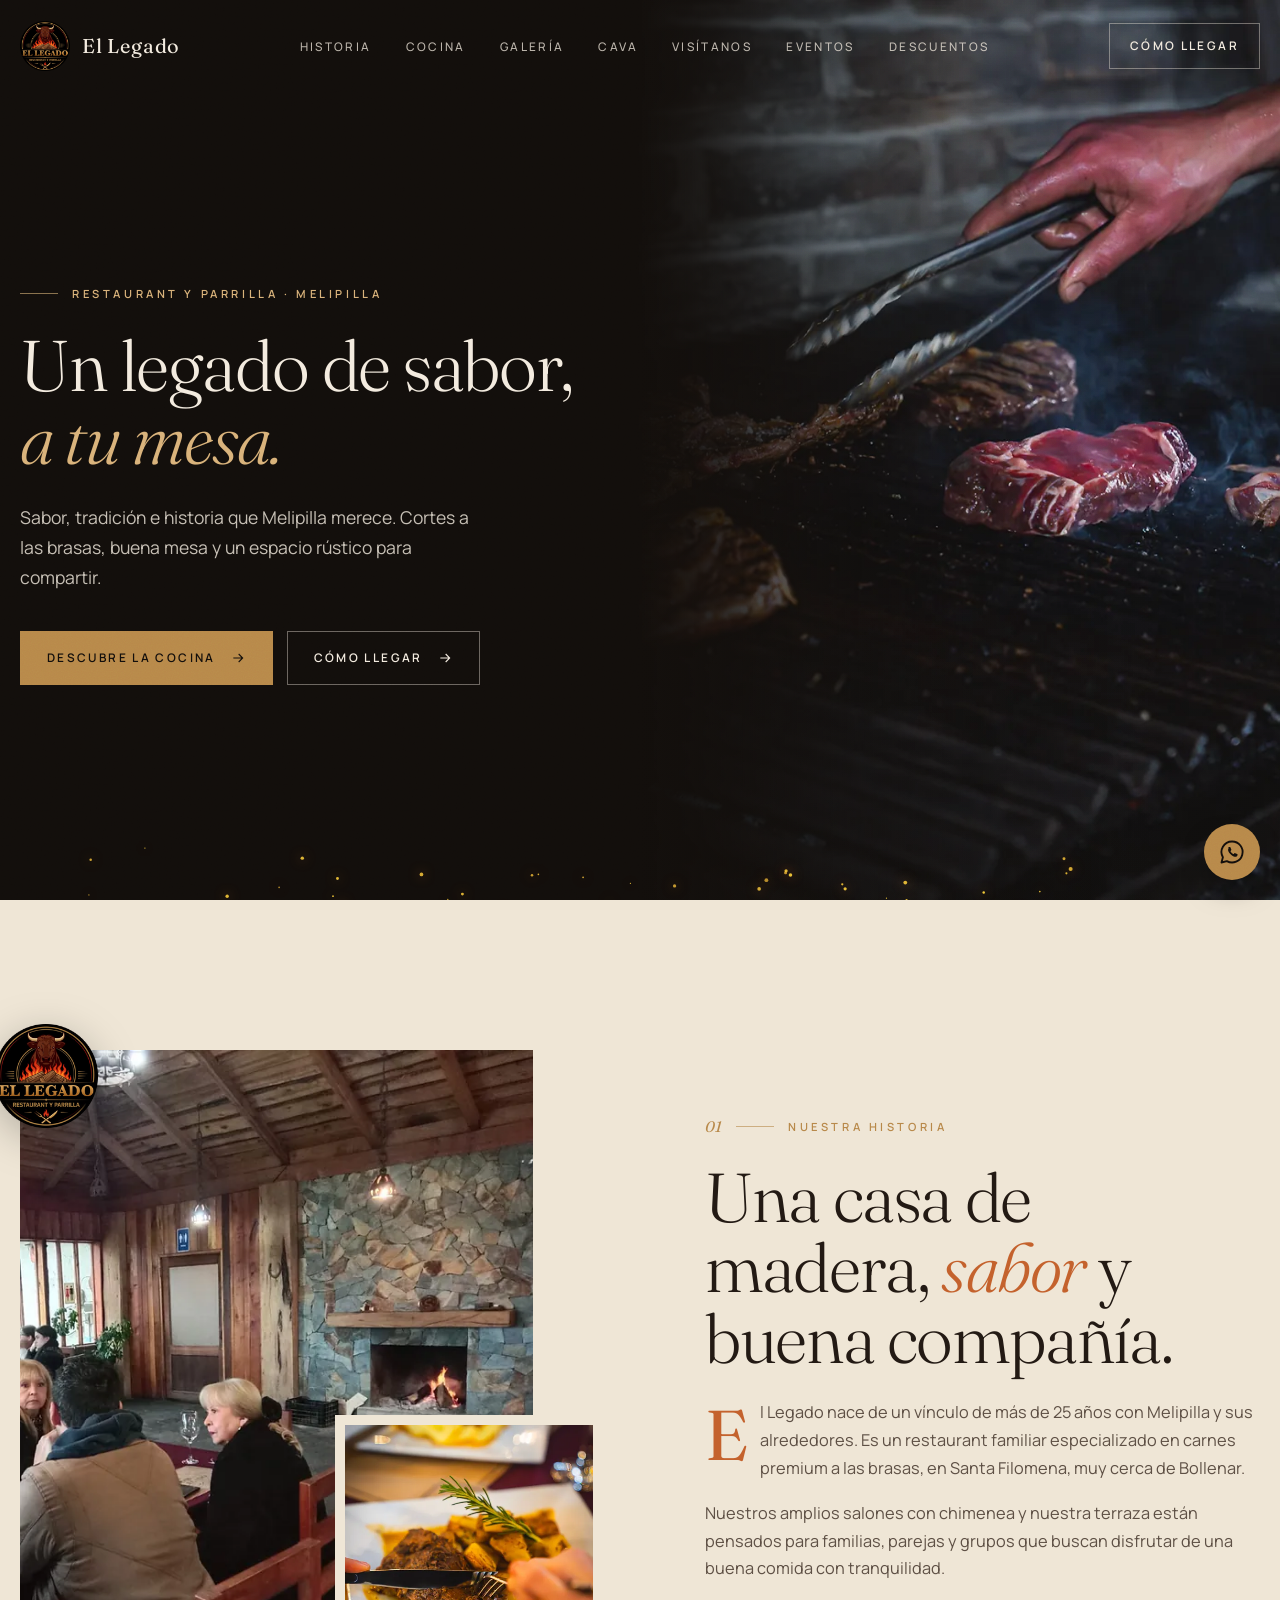
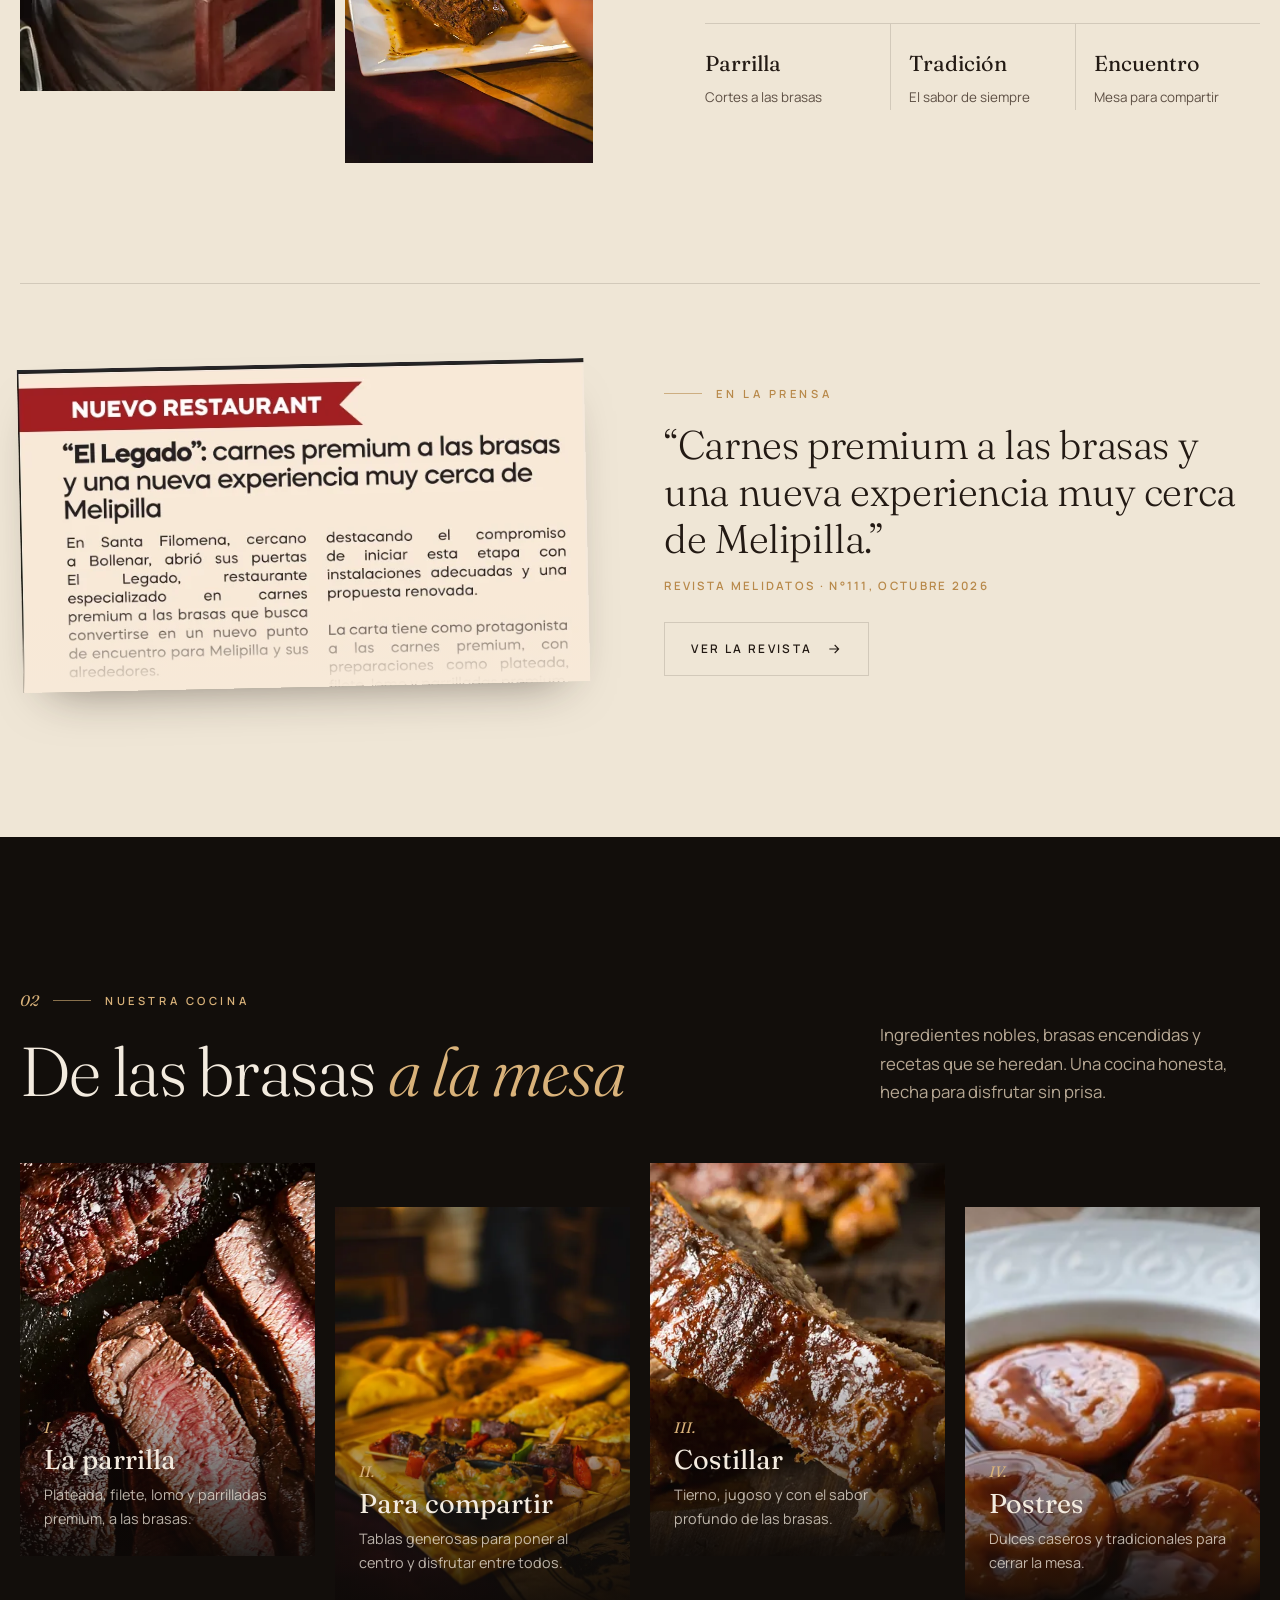
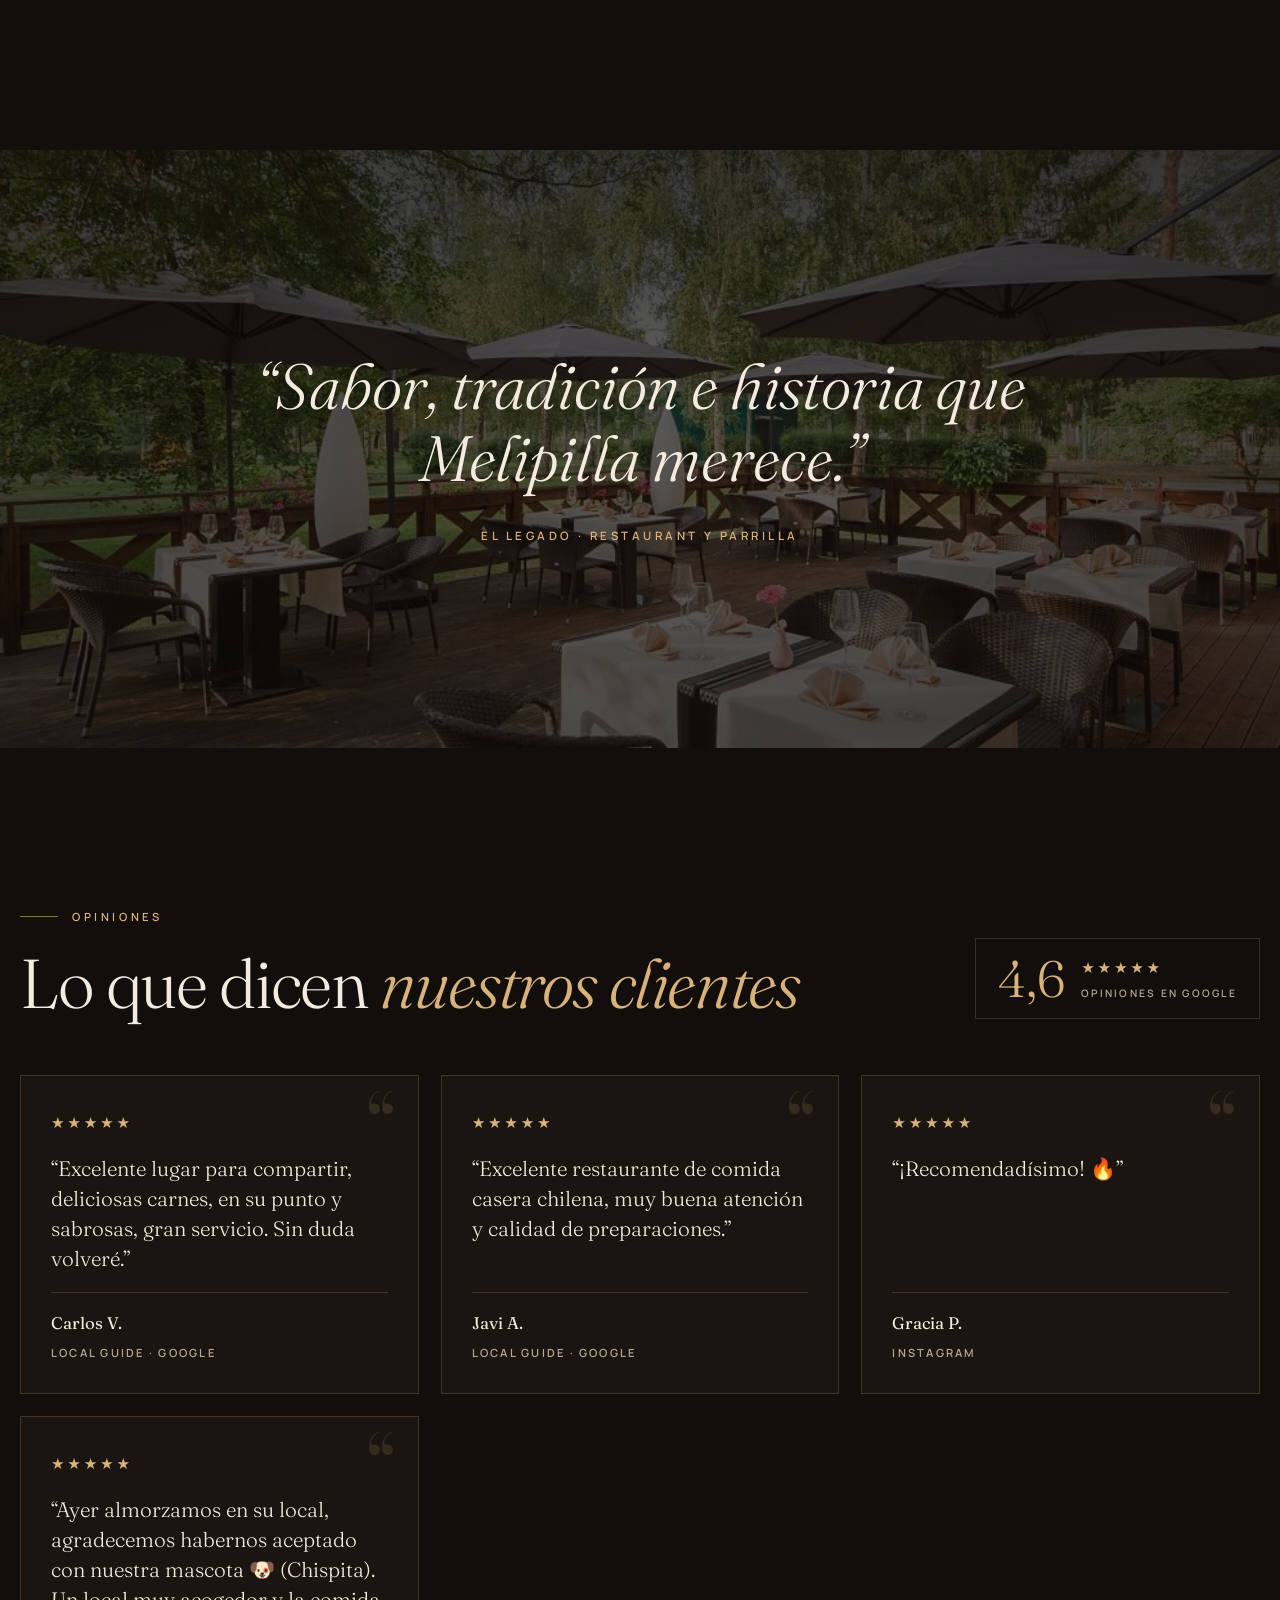
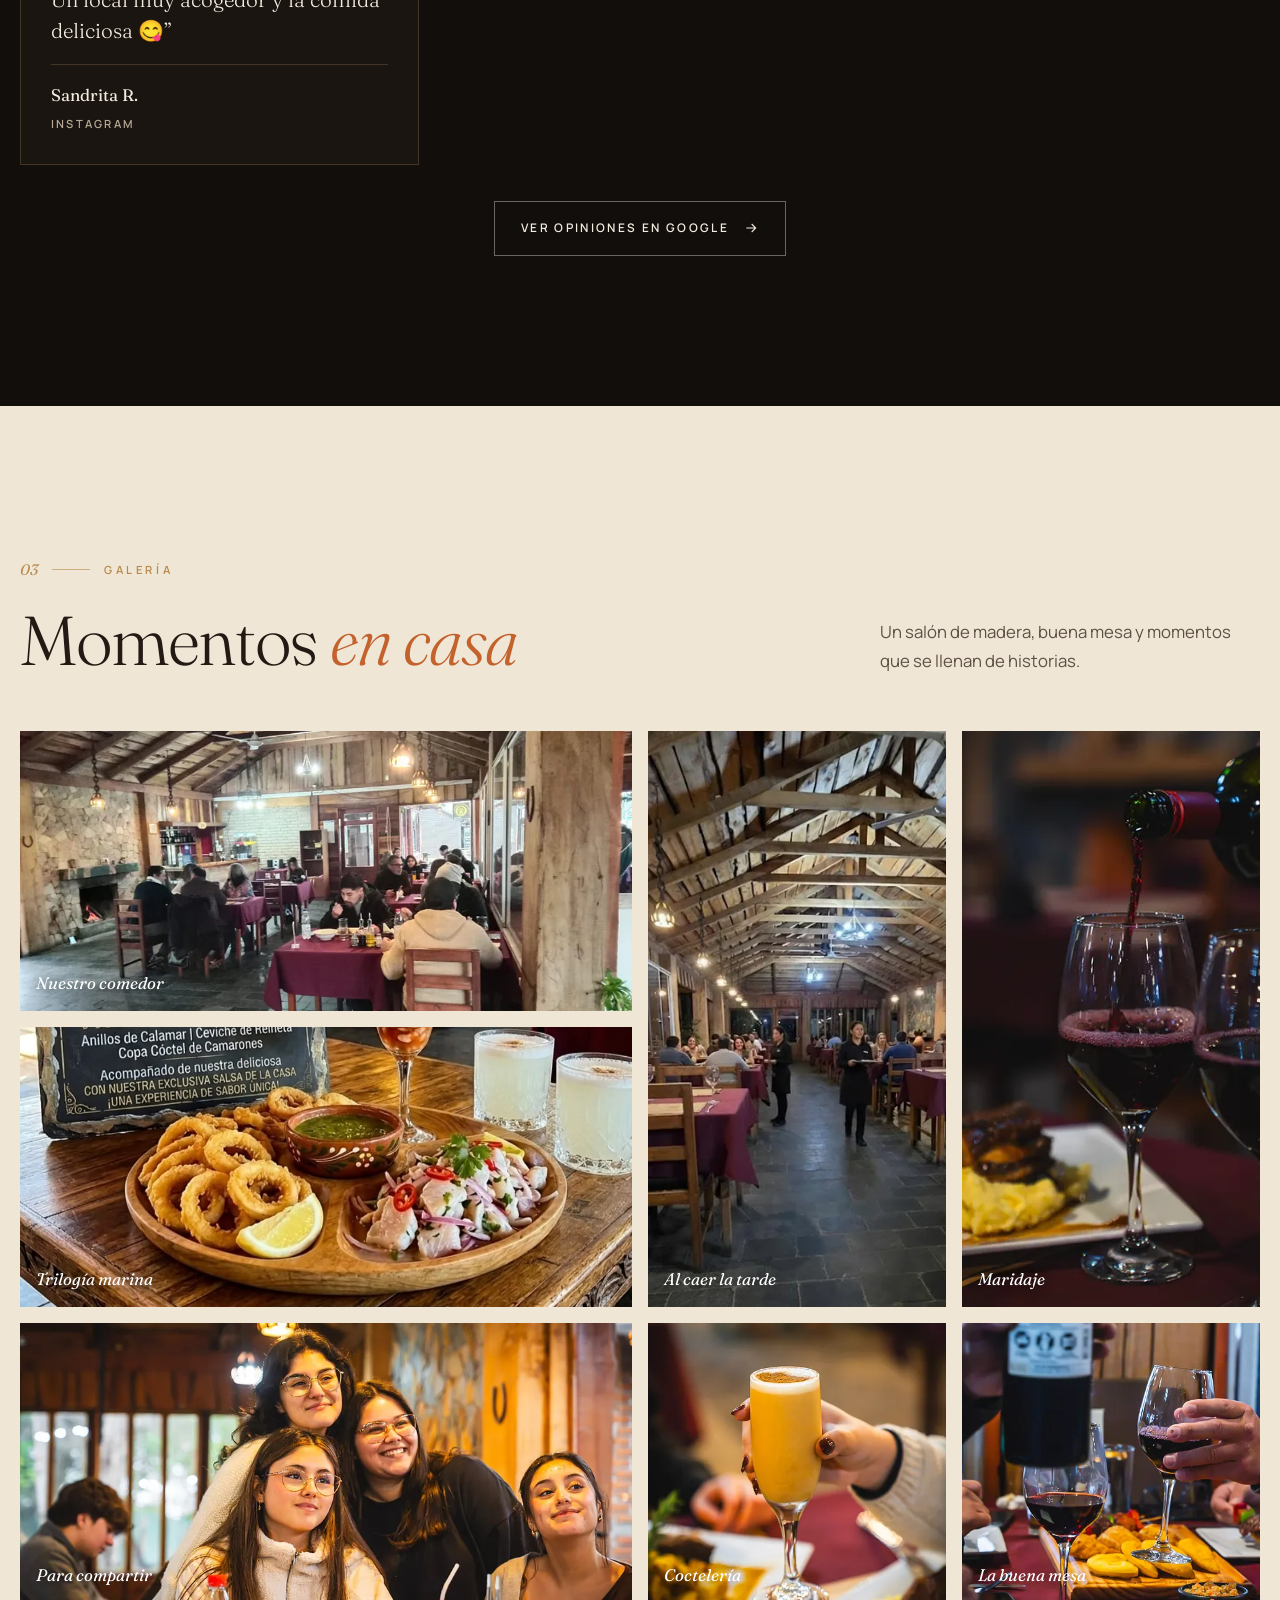
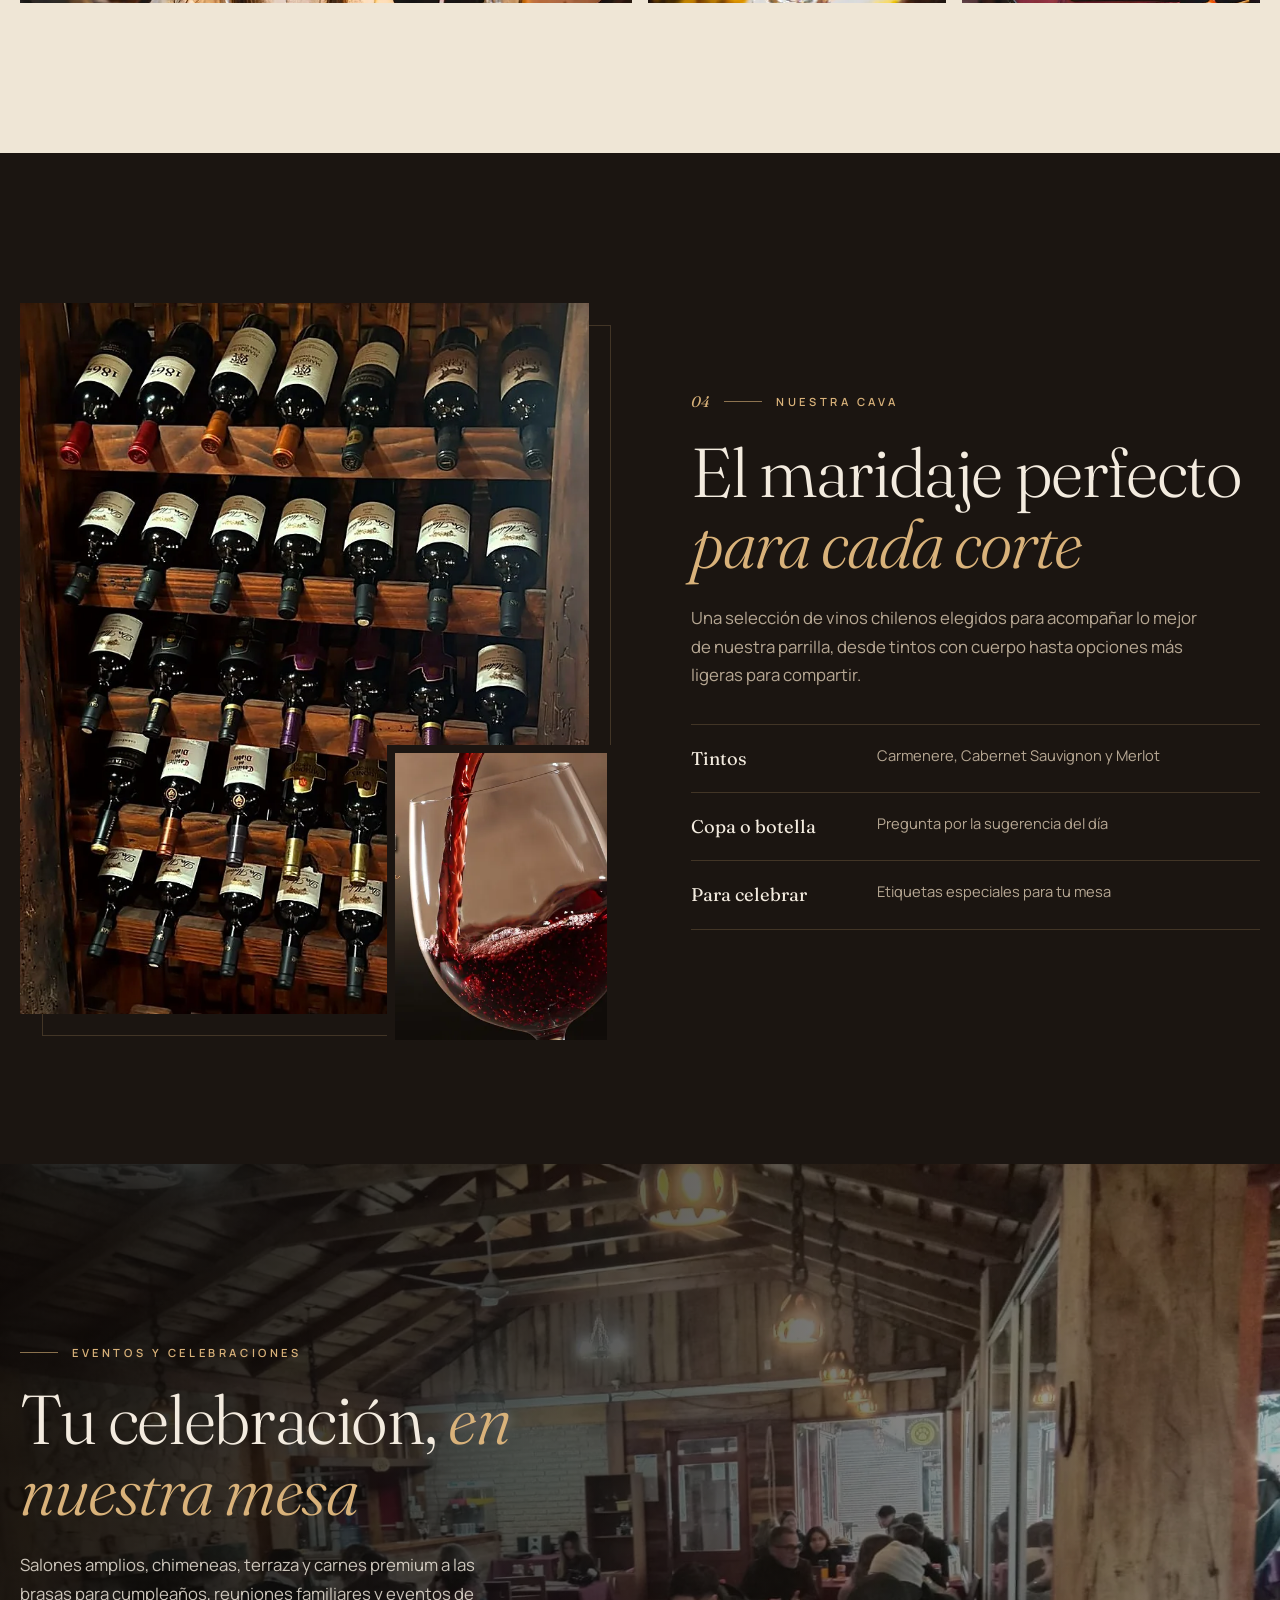
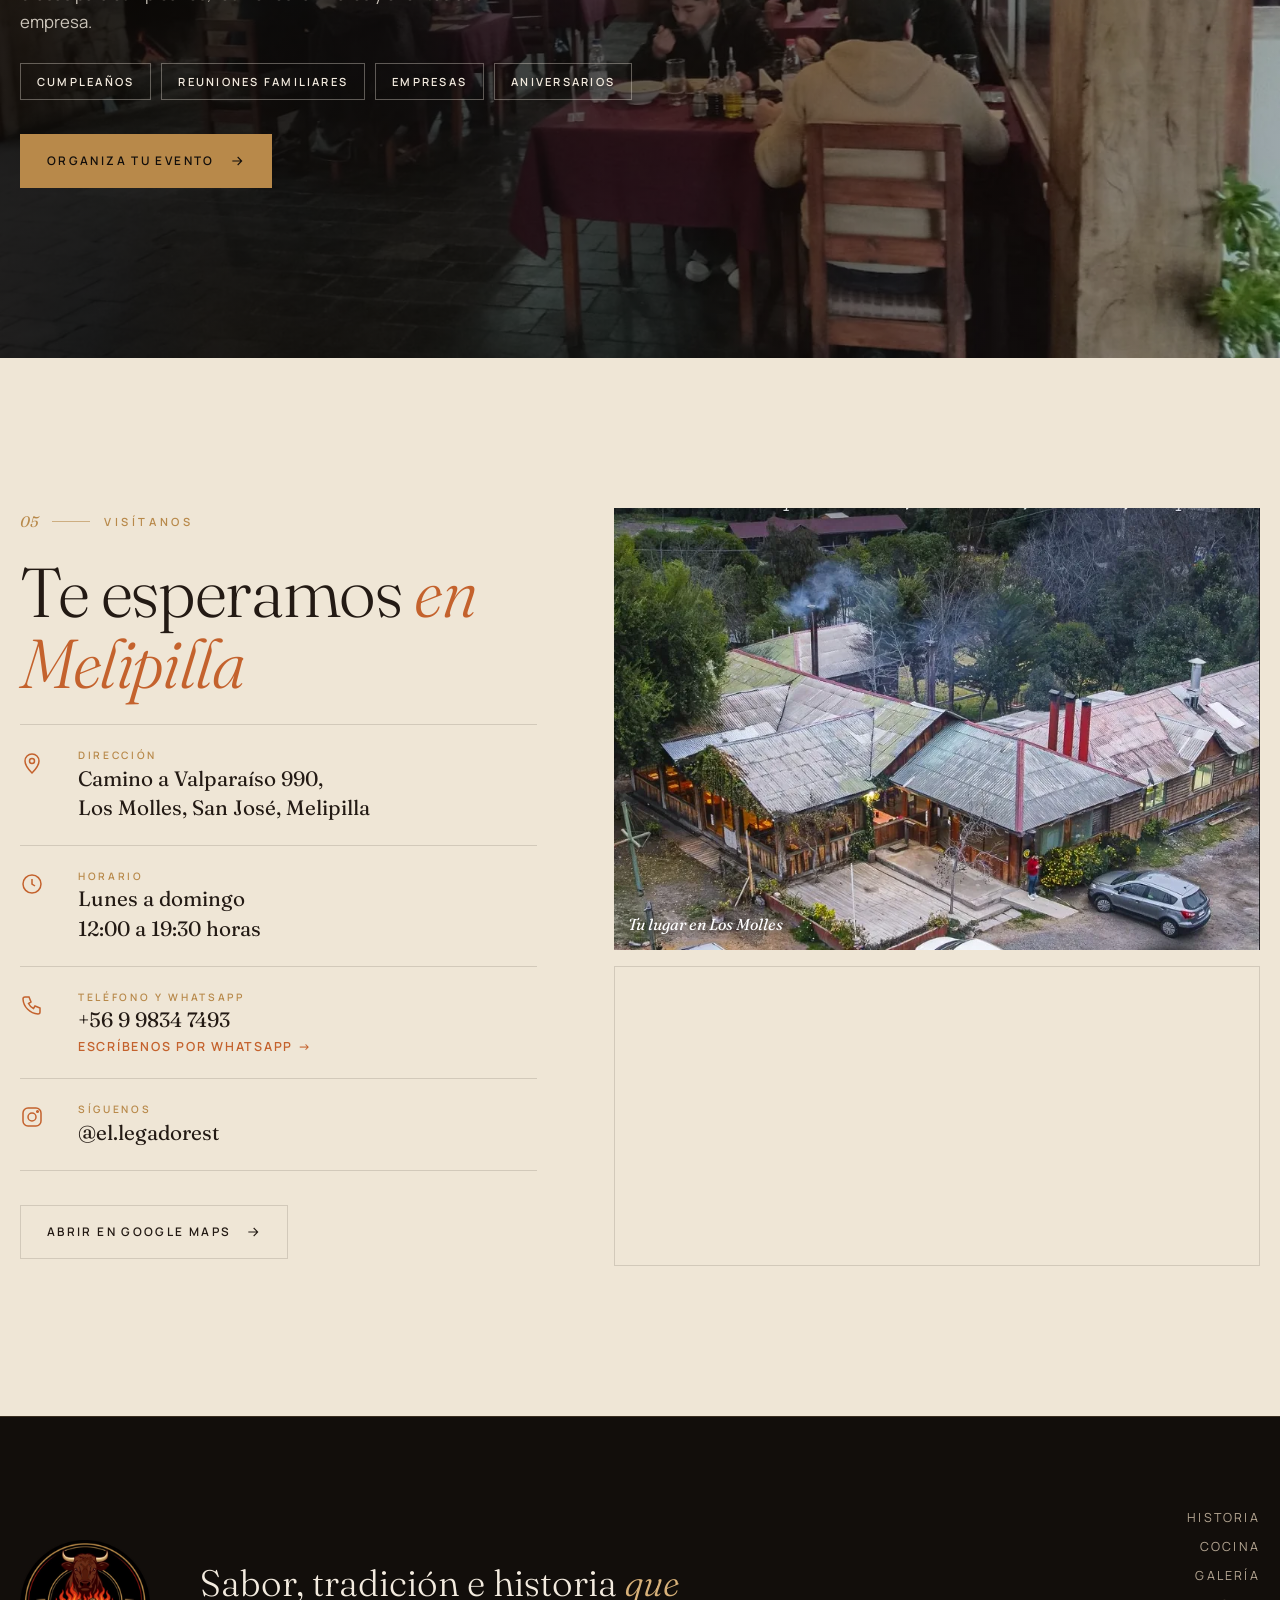
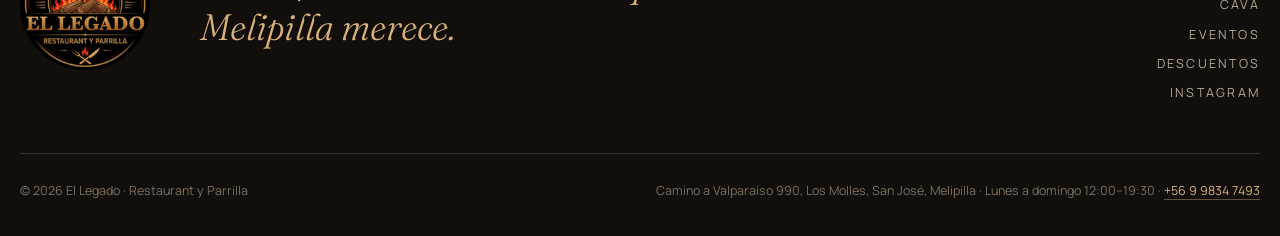
<file: index.html>
<!DOCTYPE html>
<html lang="es">
<head>
  <meta charset="UTF-8">
  <meta name="viewport" content="width=device-width, initial-scale=1.0, viewport-fit=cover">
  <meta name="theme-color" content="#120e0b">
  <title>Restaurant y Parrilla en Melipilla | El Legado</title>
  <meta name="description" content="Restaurant El Legado, Melipilla. Sabor, tradición e historia que Melipilla merece. Parrilla en Camino a Valparaíso 990, Los Molles. Lunes a domingo de 12:00 a 19:30.">
  <link rel="icon" href="img/favicon.png">
  <link rel="preconnect" href="https://fonts.googleapis.com">
  <link rel="preconnect" href="https://fonts.gstatic.com" crossorigin>
  <link href="https://fonts.googleapis.com/css2?family=Fraunces:ital,opsz,wght@0,9..144,300;0,9..144,400;0,9..144,500;1,9..144,300;1,9..144,400&family=Manrope:wght@300;400;500;600&display=swap" rel="stylesheet">
  <link rel="stylesheet" href="css/styles.css?v=17">
</head>
<body>

  <header id="header">
    <div class="container nav">
      <a href="#inicio" class="brand" aria-label="El Legado, inicio">
        <img src="img/logo-sm.png" alt="El Legado">
        <span>El Legado</span>
      </a>
      <ul class="nav-links">
        <li><a href="#historia">Historia</a></li>
        <li><a href="#cocina">Cocina</a></li>
        <li><a href="#galeria">Galería</a></li>
        <li><a href="#cava">Cava</a></li>
        <li><a href="#visitanos">Visítanos</a></li>
        <li><a href="eventos.html">Eventos</a></li>
        <li><a href="descuentos.html">Descuentos</a></li>
      </ul>
      <a href="https://maps.app.goo.gl/aLC1cp5pymhR67wAA" target="_blank" rel="noopener" class="btn btn-ghost">Cómo llegar</a>
      <button class="menu-btn" id="menuBtn" aria-label="Abrir menú" aria-expanded="false"><span></span><span></span><span></span></button>
    </div>
  </header>

  <nav class="overlay-menu" aria-label="Menú">
    <a class="big js-close" href="#historia"><i>01</i>Historia</a>
    <a class="big js-close" href="#cocina"><i>02</i>Cocina</a>
    <a class="big js-close" href="#galeria"><i>03</i>Galería</a>
    <a class="big js-close" href="#cava"><i>04</i>Cava</a>
    <a class="big js-close" href="#visitanos"><i>05</i>Visítanos</a>
    <a class="big" href="eventos.html"><i>06</i>Eventos</a>
    <a class="big" href="descuentos.html"><i>07</i>Descuentos</a>
    <div class="meta">Camino a Valparaíso 990, Los Molles, San José, Melipilla<br>Lunes a domingo · 12:00 a 19:30<br><a href="tel:+56998347493">+56 9 9834 7493</a></div>
  </nav>

  <section class="hero" id="inicio">
    <div class="hero-media">
      <img src="img/hero-full-1200.webp" srcset="img/hero-full-800.webp 800w, img/hero-full-1200.webp 1200w, img/hero-full-1600.webp 1600w" sizes="(max-width: 980px) 100vw, 44vw" alt="Cortes de carne asándose en la parrilla de El Legado" fetchpriority="high">
    </div>
    <canvas id="embers"></canvas>
    <div class="hero-content">
      <span class="kicker"><span class="bar"></span>Restaurant y Parrilla · Melipilla</span>
      <h1 class="display">Un legado de sabor,<br><em>a tu mesa.</em></h1>
      <p class="lead">Sabor, tradición e historia que Melipilla merece. Cortes a las brasas, buena mesa y un espacio rústico para compartir.</p>
      <div class="hero-actions">
        <a href="#cocina" class="btn btn-solid">Descubre la cocina
          <svg viewBox="0 0 24 24" fill="none" stroke="currentColor" stroke-width="1.6"><path d="M5 12h14M13 6l6 6-6 6"/></svg></a>
        <a href="https://maps.app.goo.gl/aLC1cp5pymhR67wAA" target="_blank" rel="noopener" class="btn btn-ghost">Cómo llegar
          <svg viewBox="0 0 24 24" fill="none" stroke="currentColor" stroke-width="1.6"><path d="M5 12h14M13 6l6 6-6 6"/></svg></a>
      </div>
    </div>
  </section>

  <section class="section light" id="historia">
    <div class="container story-grid">
      <div class="story-photos reveal">
        <img class="main-ph" src="img/salon-chimenea-960.webp" srcset="img/salon-chimenea-560.webp 560w, img/salon-chimenea-960.webp 960w" sizes="(max-width: 980px) 85vw, 520px" alt="Salón de madera y piedra de El Legado con la chimenea encendida" loading="lazy">
        <img class="small-ph" src="img/carne-corte-480.webp" srcset="img/carne-corte-480.webp 480w, img/carne-corte-900.webp 900w" sizes="(max-width: 980px) 40vw, 260px" alt="Comensal cortando un corte de carne a la parrilla" loading="lazy">
        <img class="stamp" src="img/logo-sm.png" alt="">
      </div>
      <div class="story-text reveal">
        <span class="kicker"><span class="num">01</span><span class="bar"></span>Nuestra historia</span>
        <h2 class="display">Una casa de madera, <em>sabor</em> y buena compañía.</h2>
        <p>El Legado nace de un vínculo de más de 25 años con Melipilla y sus alrededores. Es un restaurant familiar especializado en carnes premium a las brasas, en Santa Filomena, muy cerca de Bollenar.</p>
        <p>Nuestros amplios salones con chimenea y nuestra terraza están pensados para familias, parejas y grupos que buscan disfrutar de una buena comida con tranquilidad.</p>
        <div class="pillars">
          <div class="pillar"><b>Parrilla</b><span>Cortes a las brasas</span></div>
          <div class="pillar"><b>Tradición</b><span>El sabor de siempre</span></div>
          <div class="pillar"><b>Encuentro</b><span>Mesa para compartir</span></div>
        </div>
      </div>
    </div>

    <div class="container">
      <aside class="press reveal" aria-label="El Legado en la prensa">
        <a class="press-clip" href="https://www.revistamelidatos.cl/2026/10/16/revista-melidatos-111/" target="_blank" rel="noopener">
          <img src="img/prensa-melidatos.webp" width="693" height="395" alt="Recorte de la nota sobre El Legado en Revista Melidatos" loading="lazy">
        </a>
        <div class="press-text">
          <span class="kicker"><span class="bar"></span>En la prensa</span>
          <blockquote>“Carnes premium a las brasas y una nueva experiencia muy cerca de Melipilla.”</blockquote>
          <cite>Revista Melidatos · N°111, octubre 2026</cite>
          <a class="btn btn-ghost" href="https://www.revistamelidatos.cl/2026/10/16/revista-melidatos-111/" target="_blank" rel="noopener">Ver la revista
            <svg viewBox="0 0 24 24" fill="none" stroke="currentColor" stroke-width="1.6"><path d="M5 12h14M13 6l6 6-6 6"/></svg></a>
        </div>
      </aside>
    </div>
  </section>

  <section class="section" id="cocina">
    <div class="container">
      <div class="head-row reveal">
        <div>
          <span class="kicker"><span class="num">02</span><span class="bar"></span>Nuestra cocina</span>
          <h2 class="display">De las brasas <em>a la mesa</em></h2>
        </div>
        <p class="lead">Ingredientes nobles, brasas encendidas y recetas que se heredan. Una cocina honesta, hecha para disfrutar sin prisa.</p>
      </div>
      <div class="dishes">
        <article class="dish reveal">
          <img src="img/corte-682.webp" srcset="img/corte-480.webp 480w, img/corte-682.webp 682w" sizes="(max-width: 640px) 100vw, (max-width: 980px) 50vw, 300px" alt="Corte de carne a la parrilla laminado sobre piedra" loading="lazy">
          <div class="dish-cap"><i>I.</i><h3>La parrilla</h3><p>Plateada, filete, lomo y parrilladas premium, a las brasas.</p></div>
        </article>
        <article class="dish reveal">
          <img src="img/tabla-1000.webp" srcset="img/tabla-600.webp 600w, img/tabla-1000.webp 1000w" sizes="(max-width: 640px) 100vw, (max-width: 980px) 50vw, 300px" alt="Tabla parrillera con brochetas, empanadas y pebre" loading="lazy">
          <div class="dish-cap"><i>II.</i><h3>Para compartir</h3><p>Tablas generosas para poner al centro y disfrutar entre todos.</p></div>
        </article>
        <article class="dish reveal">
          <img src="img/costillar-1600.webp" srcset="img/costillar-800.webp 800w, img/costillar-1600.webp 1600w" sizes="(max-width: 640px) 100vw, (max-width: 980px) 50vw, 400px" alt="Costillar glaseado sobre tabla de madera" loading="lazy">
          <div class="dish-cap"><i>III.</i><h3>Costillar</h3><p>Tierno, jugoso y con el sabor profundo de las brasas.</p></div>
        </article>
        <article class="dish reveal">
          <img src="img/sopaipillas-900.webp" srcset="img/sopaipillas-480.webp 480w, img/sopaipillas-900.webp 900w" sizes="(max-width: 640px) 100vw, (max-width: 980px) 50vw, 300px" alt="Postre casero servido en plato blanco" loading="lazy">
          <div class="dish-cap"><i>IV.</i><h3>Postres</h3><p>Dulces caseros y tradicionales para cerrar la mesa.</p></div>
        </article>
      </div>
    </div>
  </section>

  <section class="quote" id="cita-temporada">
    <img class="bg-photo chimenea" src="img/chimenea-1400.webp" srcset="img/chimenea-900.webp 900w, img/chimenea-1400.webp 1400w, img/chimenea-2048.webp 2048w" sizes="100vw" alt="" loading="lazy">
    <img class="bg-photo terraza" data-src="img/terraza-995.webp" data-srcset="img/terraza-900.webp 900w, img/terraza-995.webp 995w" sizes="100vw" alt="">
    <div class="container reveal">
      <blockquote>“Sabor, tradición e historia que Melipilla merece.”</blockquote>
      <cite>El Legado · Restaurant y Parrilla</cite>
    </div>
  </section>

  <section class="section reviews" id="opiniones">
    <div class="container">
      <div class="head-row reveal">
        <div>
          <span class="kicker"><span class="bar"></span>Opiniones</span>
          <h2 class="display">Lo que dicen <em>nuestros clientes</em></h2>
        </div>
        <a class="rating" href="https://maps.app.goo.gl/aLC1cp5pymhR67wAA" target="_blank" rel="noopener" aria-label="Calificación 4,6 de 5 en Google, ver opiniones">
          <b>4,6</b>
          <span><span class="stars" aria-hidden="true">★★★★★</span><small>Opiniones en Google</small></span>
        </a>
      </div>
      <div class="review-grid">
        <figure class="review reveal">
          <span class="stars" aria-label="5 de 5 estrellas">★★★★★</span>
          <blockquote>“Excelente lugar para compartir, deliciosas carnes, en su punto y sabrosas, gran servicio. Sin duda volveré.”</blockquote>
          <figcaption><b>Carlos V.</b><span>Local Guide · Google</span></figcaption>
        </figure>
        <figure class="review reveal">
          <span class="stars" aria-label="5 de 5 estrellas">★★★★★</span>
          <blockquote>“Excelente restaurante de comida casera chilena, muy buena atención y calidad de preparaciones.”</blockquote>
          <figcaption><b>Javi A.</b><span>Local Guide · Google</span></figcaption>
        </figure>
        <figure class="review reveal">
          <span class="stars" aria-hidden="true">★★★★★</span>
          <blockquote>“¡Recomendadísimo! 🔥”</blockquote>
          <figcaption><b>Gracia P.</b><span>Instagram</span></figcaption>
        </figure>
        <figure class="review reveal">
          <span class="stars" aria-hidden="true">★★★★★</span>
          <blockquote>“Ayer almorzamos en su local, agradecemos habernos aceptado con nuestra mascota 🐶 (Chispita). Un local muy acogedor y la comida deliciosa 😋”</blockquote>
          <figcaption><b>Sandrita R.</b><span>Instagram</span></figcaption>
        </figure>
      </div>
      <div class="reviews-foot reveal">
        <a href="https://maps.app.goo.gl/aLC1cp5pymhR67wAA" target="_blank" rel="noopener" class="btn btn-ghost">Ver opiniones en Google
          <svg viewBox="0 0 24 24" fill="none" stroke="currentColor" stroke-width="1.6"><path d="M5 12h14M13 6l6 6-6 6"/></svg></a>
      </div>
    </div>
  </section>

  <section class="section light" id="galeria">
    <div class="container">
      <div class="head-row reveal">
        <div>
          <span class="kicker"><span class="num">03</span><span class="bar"></span>Galería</span>
          <h2 class="display">Momentos <em>en casa</em></h2>
        </div>
        <p class="lead">Un salón de madera, buena mesa y momentos que se llenan de historias.</p>
      </div>
      <div class="gallery reveal">
        <figure class="g1"><img src="img/salon-amplio-1600.webp" srcset="img/salon-amplio-800.webp 800w, img/salon-amplio-1600.webp 1600w" sizes="(max-width: 980px) 100vw, 610px" alt="Comedor amplio de El Legado con techo de madera" loading="lazy"><figcaption>Nuestro comedor</figcaption></figure>
        <figure class="g2"><img src="img/pasillo-713.webp" srcset="img/pasillo-480.webp 480w, img/pasillo-713.webp 713w" sizes="(max-width: 980px) 50vw, 300px" alt="Salón de El Legado iluminado de noche" loading="lazy"><figcaption>Al caer la tarde</figcaption></figure>
        <figure class="g3"><img src="img/vino-900.webp" srcset="img/vino-480.webp 480w, img/vino-900.webp 900w" sizes="(max-width: 980px) 50vw, 300px" alt="Vino tinto servido junto a un plato de carne" loading="lazy"><figcaption>Maridaje</figcaption></figure>
        <figure class="g4"><img src="img/trilogia-1079.webp" srcset="img/trilogia-600.webp 600w, img/trilogia-1079.webp 1079w" sizes="(max-width: 980px) 100vw, 610px" alt="Tabla Trilogía Marina con anillos de calamar, ceviche y cóctel de camarones" loading="lazy"><figcaption>Trilogía marina</figcaption></figure>
        <figure class="g5"><img src="img/amigos-900.webp" srcset="img/amigos-480.webp 480w, img/amigos-900.webp 900w" sizes="(max-width: 980px) 100vw, 610px" alt="Amigas compartiendo en El Legado" loading="lazy"><figcaption>Para compartir</figcaption></figure>
        <figure class="g6"><img src="img/coctel-900.webp" srcset="img/coctel-480.webp 480w, img/coctel-900.webp 900w" sizes="(max-width: 980px) 50vw, 300px" alt="Cóctel servido en copa" loading="lazy"><figcaption>Coctelería</figcaption></figure>
        <figure class="g7"><img src="img/mesa-900.webp" srcset="img/mesa-480.webp 480w, img/mesa-900.webp 900w" sizes="(max-width: 980px) 50vw, 300px" alt="Mesa con tabla, vino y amigos" loading="lazy"><figcaption>La buena mesa</figcaption></figure>
      </div>
    </div>
  </section>

  <section class="section dark-2" id="cava">
    <div class="container cava-grid">
      <div class="cava-photo reveal">
        <img src="img/vinos-805.webp" srcset="img/vinos-480.webp 480w, img/vinos-805.webp 805w" sizes="(max-width: 980px) 90vw, 560px" alt="Cava de vinos chilenos en mueble rústico de madera" loading="lazy">
        <img class="cava-accent" src="img/copa-719.webp" srcset="img/copa-360.webp 360w, img/copa-719.webp 719w" sizes="(max-width: 980px) 40vw, 220px" alt="Vino tinto sirviéndose en una copa" loading="lazy">
      </div>
      <div class="reveal">
        <span class="kicker"><span class="num">04</span><span class="bar"></span>Nuestra cava</span>
        <h2 class="display">El maridaje perfecto <em>para cada corte</em></h2>
        <p class="lead">Una selección de vinos chilenos elegidos para acompañar lo mejor de nuestra parrilla, desde tintos con cuerpo hasta opciones más ligeras para compartir.</p>
        <ul class="cava-list">
          <li><b>Tintos</b><span>Carmenere, Cabernet Sauvignon y Merlot</span></li>
          <li><b>Copa o botella</b><span>Pregunta por la sugerencia del día</span></li>
          <li><b>Para celebrar</b><span>Etiquetas especiales para tu mesa</span></li>
        </ul>
      </div>
    </div>
  </section>

  <section class="events-teaser" id="eventos">
    <img class="bg-photo" src="img/salon-amplio-1600.webp" srcset="img/salon-amplio-800.webp 800w, img/salon-amplio-1600.webp 1600w" sizes="100vw" alt="" loading="lazy">
    <div class="container reveal">
      <span class="kicker"><span class="bar"></span>Eventos y celebraciones</span>
      <h2 class="display">Tu celebración, <em>en nuestra mesa</em></h2>
      <p class="lead">Salones amplios, chimeneas, terraza y carnes premium a las brasas para cumpleaños, reuniones familiares y eventos de empresa.</p>
      <ul class="events-tags">
        <li>Cumpleaños</li><li>Reuniones familiares</li><li>Empresas</li><li>Aniversarios</li>
      </ul>
      <a href="eventos.html" class="btn btn-solid">Organiza tu evento
        <svg viewBox="0 0 24 24" fill="none" stroke="currentColor" stroke-width="1.6"><path d="M5 12h14M13 6l6 6-6 6"/></svg></a>
    </div>
  </section>

  <section class="section light" id="visitanos">
    <div class="container visit-grid">
      <div class="reveal">
        <span class="kicker"><span class="num">05</span><span class="bar"></span>Visítanos</span>
        <h2 class="display">Te esperamos <em>en Melipilla</em></h2>
        <div class="visit-cards">
          <div class="visit-card">
            <svg viewBox="0 0 24 24" fill="none" stroke="currentColor" stroke-width="1.5"><path d="M12 22s7-7 7-12a7 7 0 0 0-14 0c0 5 7 12 7 12z"/><circle cx="12" cy="10" r="2.5"/></svg>
            <div><small>Dirección</small><a href="https://maps.app.goo.gl/aLC1cp5pymhR67wAA" target="_blank" rel="noopener">Camino a Valparaíso 990,<br>Los Molles, San José, Melipilla</a></div>
          </div>
          <div class="visit-card">
            <svg viewBox="0 0 24 24" fill="none" stroke="currentColor" stroke-width="1.5"><circle cx="12" cy="12" r="9"/><path d="M12 7v5l3 2"/></svg>
            <div><small>Horario</small><span>Lunes a domingo<br>12:00 a 19:30 horas</span></div>
          </div>
          <div class="visit-card">
            <svg viewBox="0 0 24 24" fill="none" stroke="currentColor" stroke-width="1.5"><path d="M5 4h4l2 5-2.5 1.5a11 11 0 0 0 5 5L15 13l5 2v4a2 2 0 0 1-2 2A16 16 0 0 1 3 6a2 2 0 0 1 2-2"/></svg>
            <div><small>Teléfono y WhatsApp</small><a href="tel:+56998347493">+56 9 9834 7493</a><a class="visit-wa" href="https://wa.me/56998347493?text=Hola%2C%20quiero%20hacer%20una%20consulta%20sobre%20El%20Legado." target="_blank" rel="noopener">Escríbenos por WhatsApp →</a></div>
          </div>
          <div class="visit-card">
            <svg viewBox="0 0 24 24" fill="none" stroke="currentColor" stroke-width="1.5"><rect x="3" y="3" width="18" height="18" rx="5"/><circle cx="12" cy="12" r="4"/><circle cx="17.5" cy="6.5" r=".8" fill="currentColor"/></svg>
            <div><small>Síguenos</small><a href="https://www.instagram.com/el.legadorest/" target="_blank" rel="noopener">@el.legadorest</a></div>
          </div>
        </div>
        <a href="https://maps.app.goo.gl/aLC1cp5pymhR67wAA" target="_blank" rel="noopener" class="btn btn-ghost">Abrir en Google Maps
          <svg viewBox="0 0 24 24" fill="none" stroke="currentColor" stroke-width="1.6"><path d="M5 12h14M13 6l6 6-6 6"/></svg></a>
      </div>
      <div class="visit-side reveal">
        <figure class="aerial">
          <img src="img/aerea-863.webp" width="863" height="590" alt="Vista aérea de El Legado y su estacionamiento" loading="lazy">
          <figcaption>Tu lugar en Los Molles</figcaption>
        </figure>
        <div class="map">
        <iframe title="Mapa de El Legado" loading="lazy" referrerpolicy="no-referrer-when-downgrade"
          src="https://maps.google.com/maps?q=El%20Legado%20Restaurant%20Melipilla%2C%20Melipilla%2C%20Chile&z=16&output=embed"></iframe>
        </div>
      </div>
    </div>
  </section>

  <a class="wa-float" href="https://wa.me/56998347493?text=Hola%2C%20quiero%20hacer%20una%20consulta%20sobre%20El%20Legado." target="_blank" rel="noopener" aria-label="Escríbenos por WhatsApp"><svg viewBox="0 0 24 24" aria-hidden="true"><path fill="none" stroke="currentColor" stroke-width="1.6" stroke-linejoin="round" d="M12 3a9 9 0 0 0-7.8 13.5L3 21l4.6-1.2A9 9 0 1 0 12 3z"/><path fill="currentColor" d="M8.8 8.2c.2-.5.5-.5.8-.5h.5c.2 0 .4 0 .6.5l.7 1.7c.1.2 0 .4-.1.6l-.5.6c-.1.1-.2.3 0 .5.5.9 1.3 1.7 2.2 2.2.2.1.4.1.5 0l.6-.7c.2-.2.4-.2.6-.1l1.7.8c.2.1.4.2.4.4 0 .5-.2 1.2-.6 1.5-.5.4-1.3.6-2 .4-1.6-.4-3.5-1.9-4.6-3.4-.7-1-1.1-2.1-.9-3 .1-.5.3-.9.5-1.1z"/></svg></a>

  <footer>
    <div class="container">
      <div class="foot-top">
        <img src="img/logo-sm.png" alt="El Legado · Restaurant y Parrilla">
        <p>Sabor, tradición e historia <em>que Melipilla merece.</em></p>
        <div class="foot-links">
          <a href="#historia">Historia</a>
          <a href="#cocina">Cocina</a>
          <a href="#galeria">Galería</a>
          <a href="#cava">Cava</a>
          <a href="eventos.html">Eventos</a>
          <a href="descuentos.html">Descuentos</a>
          <a href="https://www.instagram.com/el.legadorest/" target="_blank" rel="noopener">Instagram</a>
        </div>
      </div>
      <div class="foot-bottom">
        <span>© <span id="year"></span> El Legado · Restaurant y Parrilla</span>
        <span>Camino a Valparaíso 990, Los Molles, San José, Melipilla · Lunes a domingo 12:00–19:30 · <a href="tel:+56998347493">+56 9 9834 7493</a></span>
      </div>
    </div>
  </footer>

  <script src="js/main.js?v=17"></script>
</body>
</html>
</file>
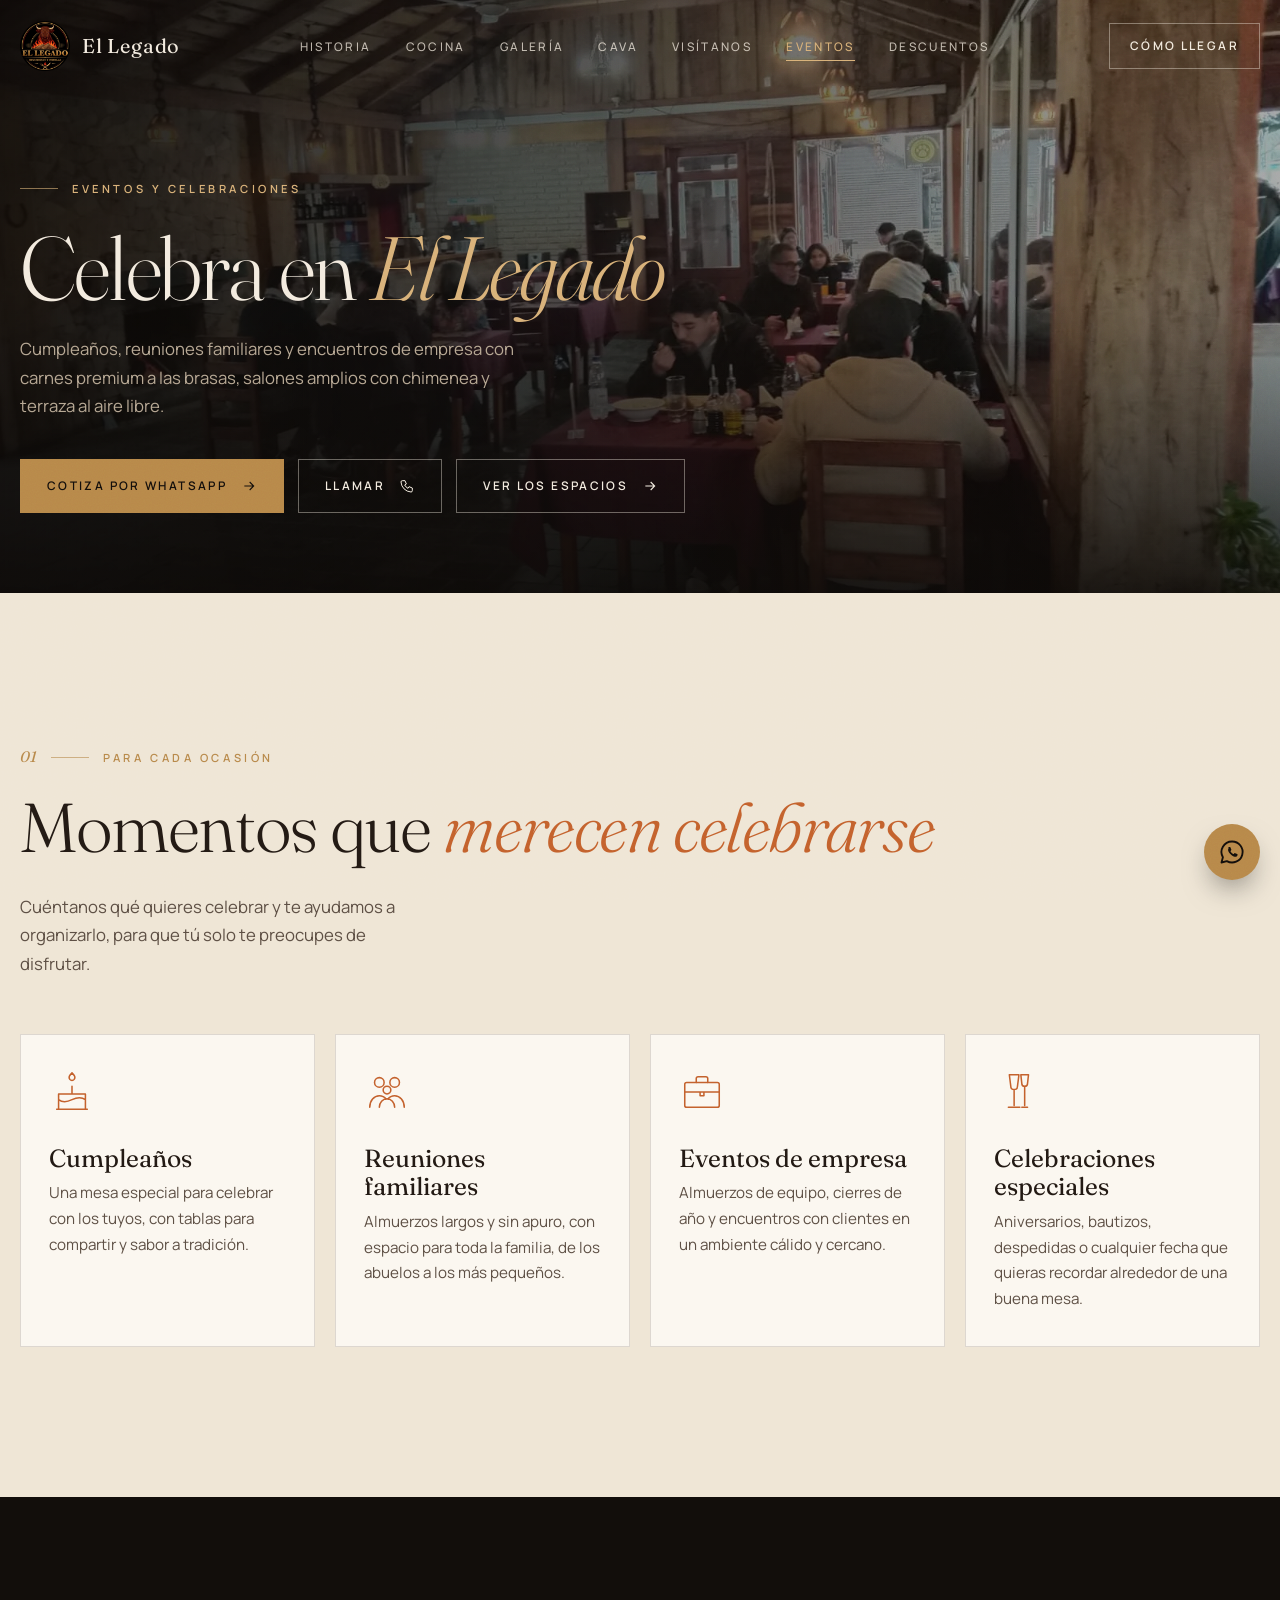
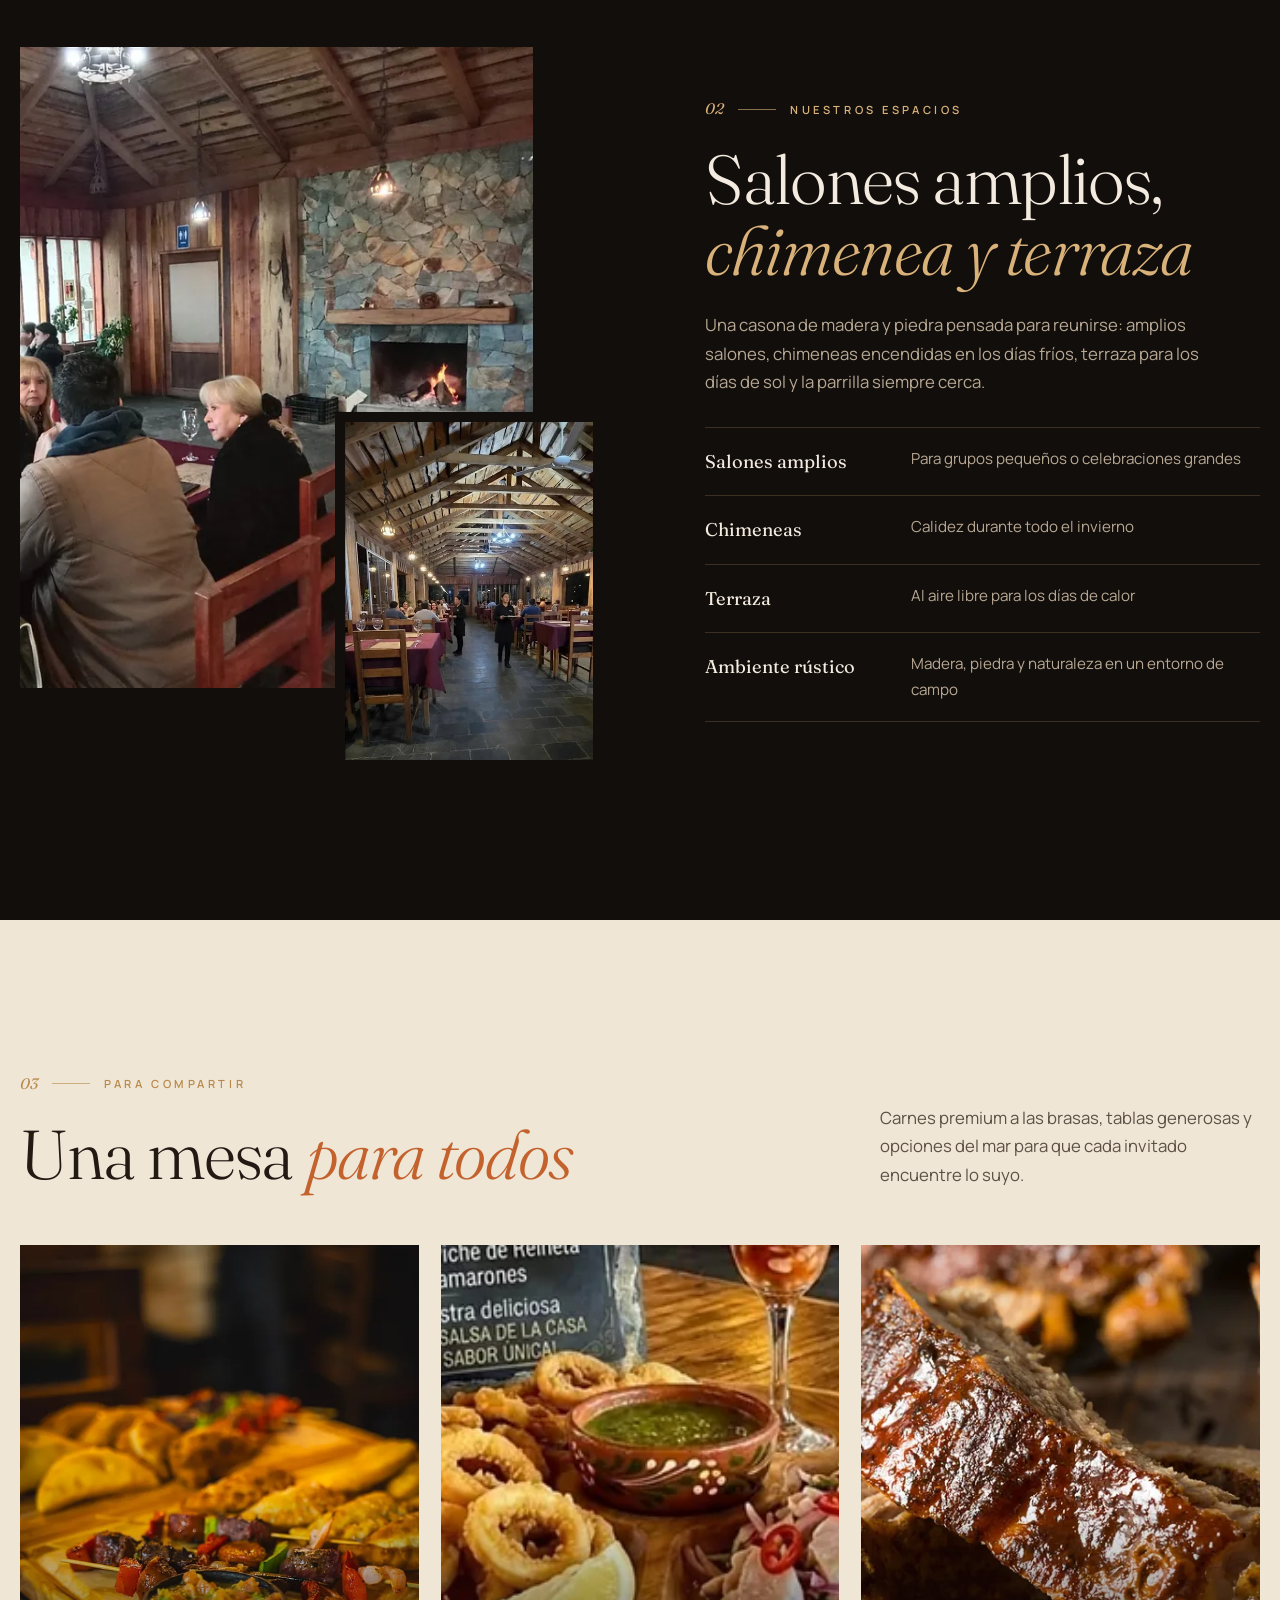
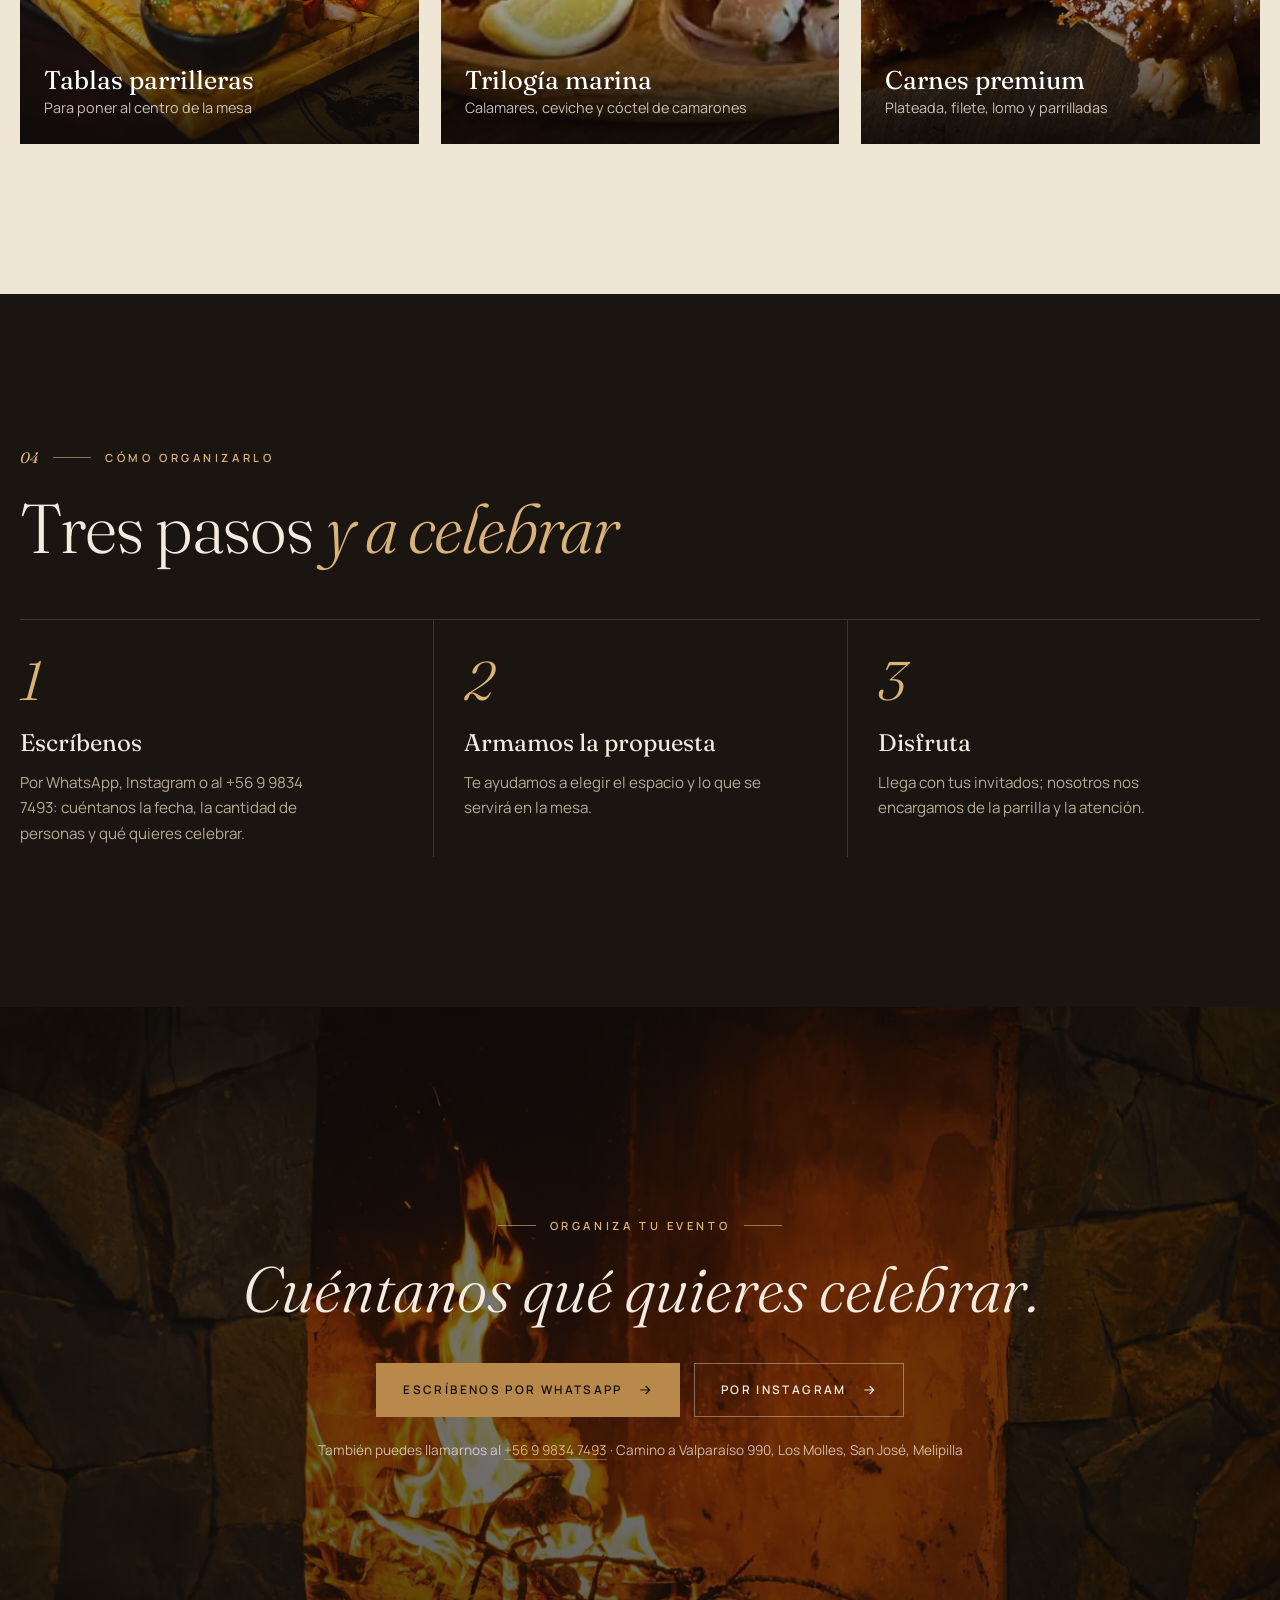
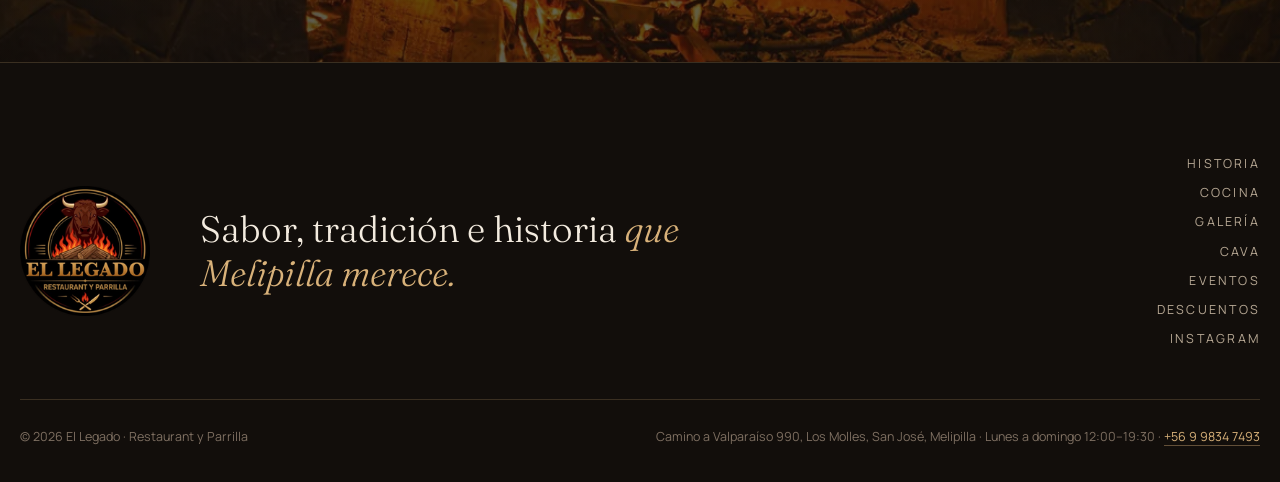
<file: eventos.html>
<!DOCTYPE html>
<html lang="es">
<head>
  <meta charset="UTF-8">
  <meta name="viewport" content="width=device-width, initial-scale=1.0, viewport-fit=cover">
  <meta name="theme-color" content="#120e0b">
  <title>Eventos y celebraciones | El Legado · Restaurant y Parrilla</title>
  <meta name="description" content="Celebra cumpleaños, reuniones familiares y eventos de empresa en El Legado, restaurant y parrilla en Melipilla. Salones amplios, chimeneas, terraza y carnes premium a las brasas.">
  <link rel="icon" href="img/favicon.png">
  <link rel="preconnect" href="https://fonts.googleapis.com">
  <link rel="preconnect" href="https://fonts.gstatic.com" crossorigin>
  <link href="https://fonts.googleapis.com/css2?family=Fraunces:ital,opsz,wght@0,9..144,300;0,9..144,400;0,9..144,500;1,9..144,300;1,9..144,400&family=Manrope:wght@300;400;500;600&display=swap" rel="stylesheet">
  <link rel="stylesheet" href="css/styles.css?v=17">
</head>
<body>

  <header id="header">
    <div class="container nav">
      <a href="index.html" class="brand" aria-label="El Legado, inicio">
        <img src="img/logo-sm.png" alt="El Legado">
        <span>El Legado</span>
      </a>
      <ul class="nav-links">
        <li><a href="index.html#historia">Historia</a></li>
        <li><a href="index.html#cocina">Cocina</a></li>
        <li><a href="index.html#galeria">Galería</a></li>
        <li><a href="index.html#cava">Cava</a></li>
        <li><a href="index.html#visitanos">Visítanos</a></li>
        <li><a href="eventos.html" class="active" aria-current="page">Eventos</a></li>
        <li><a href="descuentos.html">Descuentos</a></li>
      </ul>
      <a href="https://maps.app.goo.gl/aLC1cp5pymhR67wAA" target="_blank" rel="noopener" class="btn btn-ghost">Cómo llegar</a>
      <button class="menu-btn" id="menuBtn" aria-label="Abrir menú" aria-expanded="false"><span></span><span></span><span></span></button>
    </div>
  </header>

  <nav class="overlay-menu" aria-label="Menú">
    <a class="big js-close" href="index.html#historia"><i>01</i>Historia</a>
    <a class="big js-close" href="index.html#cocina"><i>02</i>Cocina</a>
    <a class="big js-close" href="index.html#galeria"><i>03</i>Galería</a>
    <a class="big js-close" href="index.html#cava"><i>04</i>Cava</a>
    <a class="big js-close" href="index.html#visitanos"><i>05</i>Visítanos</a>
    <a class="big js-close active" href="eventos.html" aria-current="page"><i>06</i>Eventos</a>
    <a class="big js-close" href="descuentos.html"><i>07</i>Descuentos</a>
    <div class="meta">Camino a Valparaíso 990, Los Molles, San José, Melipilla<br>Lunes a domingo · 12:00 a 19:30<br><a href="tel:+56998347493">+56 9 9834 7493</a></div>
  </nav>

  <section class="page-hero">
    <img class="bg-photo" src="img/salon-amplio-1600.webp" srcset="img/salon-amplio-800.webp 800w, img/salon-amplio-1600.webp 1600w" sizes="100vw" alt="" fetchpriority="high">
    <div class="container">
      <span class="kicker"><span class="bar"></span>Eventos y celebraciones</span>
      <h1 class="display">Celebra en <em>El Legado</em></h1>
      <p class="lead">Cumpleaños, reuniones familiares y encuentros de empresa con carnes premium a las brasas, salones amplios con chimenea y terraza al aire libre.</p>
      <div class="hero-actions">
        <a href="https://wa.me/56998347493?text=Hola%2C%20quiero%20cotizar%20un%20evento%20en%20El%20Legado." target="_blank" rel="noopener" class="btn btn-solid">Cotiza por WhatsApp
          <svg viewBox="0 0 24 24" fill="none" stroke="currentColor" stroke-width="1.6"><path d="M5 12h14M13 6l6 6-6 6"/></svg></a>
        <a href="tel:+56998347493" class="btn btn-ghost">Llamar
          <svg viewBox="0 0 24 24" fill="none" stroke="currentColor" stroke-width="1.5"><path d="M5 4h4l2 5-2.5 1.5a11 11 0 0 0 5 5L15 13l5 2v4a2 2 0 0 1-2 2A16 16 0 0 1 3 6a2 2 0 0 1 2-2"/></svg></a>
        <a href="#espacios" class="btn btn-ghost">Ver los espacios
          <svg viewBox="0 0 24 24" fill="none" stroke="currentColor" stroke-width="1.6"><path d="M5 12h14M13 6l6 6-6 6"/></svg></a>
      </div>
    </div>
  </section>

  <!-- Ocasiones -->
  <section class="section light">
    <div class="container">
      <div class="head-row reveal">
        <div>
          <span class="kicker"><span class="num">01</span><span class="bar"></span>Para cada ocasión</span>
          <h2 class="display">Momentos que <em>merecen celebrarse</em></h2>
        </div>
        <p class="lead">Cuéntanos qué quieres celebrar y te ayudamos a organizarlo, para que tú solo te preocupes de disfrutar.</p>
      </div>
      <div class="occasions">
        <article class="occasion reveal">
          <svg viewBox="0 0 48 48" fill="none" stroke="currentColor" stroke-width="1.6" stroke-linecap="round" stroke-linejoin="round"><path d="M8 42h32M10 42V26h28v16M10 32c4 3 8 3 14 0s10-3 14 0M24 26v-8M24 12c-2 0-3-2-3-3.5S24 4 24 4s3 3 3 4.5-1 3.5-3 3.5z"/></svg>
          <h3>Cumpleaños</h3>
          <p>Una mesa especial para celebrar con los tuyos, con tablas para compartir y sabor a tradición.</p>
        </article>
        <article class="occasion reveal">
          <svg viewBox="0 0 48 48" fill="none" stroke="currentColor" stroke-width="1.6" stroke-linecap="round" stroke-linejoin="round"><circle cx="16" cy="14" r="5"/><circle cx="32" cy="14" r="5"/><circle cx="24" cy="22" r="4"/><path d="M6 40c0-7 4.5-12 10-12 3 0 5.5 1.4 7.2 3.6M42 40c0-7-4.5-12-10-12-3 0-5.5 1.4-7.2 3.6M16 40c0-5 3.6-9 8-9s8 4 8 9"/></svg>
          <h3>Reuniones familiares</h3>
          <p>Almuerzos largos y sin apuro, con espacio para toda la familia, de los abuelos a los más pequeños.</p>
        </article>
        <article class="occasion reveal">
          <svg viewBox="0 0 48 48" fill="none" stroke="currentColor" stroke-width="1.6" stroke-linecap="round" stroke-linejoin="round"><rect x="6" y="14" width="36" height="26" rx="2"/><path d="M18 14v-4a2 2 0 0 1 2-2h8a2 2 0 0 1 2 2v4M6 24h36M22 24v4h4v-4"/></svg>
          <h3>Eventos de empresa</h3>
          <p>Almuerzos de equipo, cierres de año y encuentros con clientes en un ambiente cálido y cercano.</p>
        </article>
        <article class="occasion reveal">
          <svg viewBox="0 0 48 48" fill="none" stroke="currentColor" stroke-width="1.6" stroke-linecap="round" stroke-linejoin="round"><path d="M16 6h10l-1.5 12a3.5 3.5 0 0 1-7 0zM21 22v16M15 40h12M28 6h8l-1 9a3 3 0 0 1-6 0zM32 18v20M29 40h6"/></svg>
          <h3>Celebraciones especiales</h3>
          <p>Aniversarios, bautizos, despedidas o cualquier fecha que quieras recordar alrededor de una buena mesa.</p>
        </article>
      </div>
    </div>
  </section>

  <!-- Espacios -->
  <section class="section" id="espacios">
    <div class="container story-grid">
      <div class="story-photos reveal">
        <img class="main-ph" src="img/salon-chimenea-960.webp" srcset="img/salon-chimenea-560.webp 560w, img/salon-chimenea-960.webp 960w" sizes="(max-width: 980px) 85vw, 520px" alt="Salón de El Legado con la chimenea de piedra encendida" loading="lazy">
        <img class="small-ph dark-border" src="img/pasillo-480.webp" srcset="img/pasillo-480.webp 480w, img/pasillo-713.webp 713w" sizes="(max-width: 980px) 40vw, 260px" alt="Salón de madera de El Legado iluminado al atardecer" loading="lazy">
      </div>
      <div class="reveal">
        <span class="kicker"><span class="num">02</span><span class="bar"></span>Nuestros espacios</span>
        <h2 class="display">Salones amplios, <em>chimenea y terraza</em></h2>
        <p class="lead">Una casona de madera y piedra pensada para reunirse: amplios salones, chimeneas encendidas en los días fríos, terraza para los días de sol y la parrilla siempre cerca.</p>
        <ul class="features-list">
          <li><b>Salones amplios</b><span>Para grupos pequeños o celebraciones grandes</span></li>
          <li><b>Chimeneas</b><span>Calidez durante todo el invierno</span></li>
          <li><b>Terraza</b><span>Al aire libre para los días de calor</span></li>
          <li><b>Ambiente rústico</b><span>Madera, piedra y naturaleza en un entorno de campo</span></li>
        </ul>
      </div>
    </div>
  </section>

  <!-- Para compartir -->
  <section class="section light">
    <div class="container">
      <div class="head-row reveal">
        <div>
          <span class="kicker"><span class="num">03</span><span class="bar"></span>Para compartir</span>
          <h2 class="display">Una mesa <em>para todos</em></h2>
        </div>
        <p class="lead">Carnes premium a las brasas, tablas generosas y opciones del mar para que cada invitado encuentre lo suyo.</p>
      </div>
      <div class="share-grid">
        <figure class="reveal">
          <img src="img/tabla-1000.webp" srcset="img/tabla-600.webp 600w, img/tabla-1000.webp 1000w" sizes="(max-width: 640px) 100vw, (max-width: 980px) 50vw, 400px" alt="Tabla parrillera con brochetas, empanadas y pebre" loading="lazy">
          <figcaption><b>Tablas parrilleras</b><span>Para poner al centro de la mesa</span></figcaption>
        </figure>
        <figure class="reveal">
          <img src="img/trilogia-1079.webp" srcset="img/trilogia-600.webp 600w, img/trilogia-1079.webp 1079w" sizes="(max-width: 640px) 100vw, (max-width: 980px) 50vw, 400px" alt="Tabla Trilogía Marina con anillos de calamar, ceviche y cóctel de camarones" loading="lazy">
          <figcaption><b>Trilogía marina</b><span>Calamares, ceviche y cóctel de camarones</span></figcaption>
        </figure>
        <figure class="reveal">
          <img src="img/costillar-1600.webp" srcset="img/costillar-800.webp 800w, img/costillar-1600.webp 1600w" sizes="(max-width: 640px) 100vw, (max-width: 980px) 100vw, 400px" alt="Costillar glaseado sobre tabla de madera" loading="lazy">
          <figcaption><b>Carnes premium</b><span>Plateada, filete, lomo y parrilladas</span></figcaption>
        </figure>
      </div>
    </div>
  </section>

  <!-- Cómo organizarlo -->
  <section class="section dark-2">
    <div class="container">
      <div class="head-row reveal">
        <div>
          <span class="kicker"><span class="num">04</span><span class="bar"></span>Cómo organizarlo</span>
          <h2 class="display">Tres pasos <em>y a celebrar</em></h2>
        </div>
      </div>
      <ol class="steps">
        <li class="reveal"><span class="step-n">1</span><h3>Escríbenos</h3><p>Por WhatsApp, Instagram o al +56 9 9834 7493: cuéntanos la fecha, la cantidad de personas y qué quieres celebrar.</p></li>
        <li class="reveal"><span class="step-n">2</span><h3>Armamos la propuesta</h3><p>Te ayudamos a elegir el espacio y lo que se servirá en la mesa.</p></li>
        <li class="reveal"><span class="step-n">3</span><h3>Disfruta</h3><p>Llega con tus invitados; nosotros nos encargamos de la parrilla y la atención.</p></li>
      </ol>
    </div>
  </section>

  <!-- Llamado final -->
  <section class="quote">
    <img class="bg-photo chimenea" src="img/chimenea-1400.webp" srcset="img/chimenea-900.webp 900w, img/chimenea-1400.webp 1400w, img/chimenea-2048.webp 2048w" sizes="100vw" alt="" loading="lazy">
    <div class="container reveal">
      <span class="kicker"><span class="bar"></span>Organiza tu evento<span class="bar"></span></span>
      <blockquote>Cuéntanos qué quieres celebrar.</blockquote>
      <div class="hero-actions center">
        <a href="https://wa.me/56998347493?text=Hola%2C%20quiero%20cotizar%20un%20evento%20en%20El%20Legado." target="_blank" rel="noopener" class="btn btn-solid">Escríbenos por WhatsApp
          <svg viewBox="0 0 24 24" fill="none" stroke="currentColor" stroke-width="1.6"><path d="M5 12h14M13 6l6 6-6 6"/></svg></a>
        <a href="https://ig.me/m/el.legadorest" target="_blank" rel="noopener" class="btn btn-ghost">Por Instagram
          <svg viewBox="0 0 24 24" fill="none" stroke="currentColor" stroke-width="1.6"><path d="M5 12h14M13 6l6 6-6 6"/></svg></a>
      </div>
      <p class="quote-note">También puedes llamarnos al <a href="tel:+56998347493">+56 9 9834 7493</a> · Camino a Valparaíso 990, Los Molles, San José, Melipilla</p>
    </div>
  </section>

  <a class="wa-float" href="https://wa.me/56998347493?text=Hola%2C%20quiero%20hacer%20una%20consulta%20sobre%20El%20Legado." target="_blank" rel="noopener" aria-label="Escríbenos por WhatsApp"><svg viewBox="0 0 24 24" aria-hidden="true"><path fill="none" stroke="currentColor" stroke-width="1.6" stroke-linejoin="round" d="M12 3a9 9 0 0 0-7.8 13.5L3 21l4.6-1.2A9 9 0 1 0 12 3z"/><path fill="currentColor" d="M8.8 8.2c.2-.5.5-.5.8-.5h.5c.2 0 .4 0 .6.5l.7 1.7c.1.2 0 .4-.1.6l-.5.6c-.1.1-.2.3 0 .5.5.9 1.3 1.7 2.2 2.2.2.1.4.1.5 0l.6-.7c.2-.2.4-.2.6-.1l1.7.8c.2.1.4.2.4.4 0 .5-.2 1.2-.6 1.5-.5.4-1.3.6-2 .4-1.6-.4-3.5-1.9-4.6-3.4-.7-1-1.1-2.1-.9-3 .1-.5.3-.9.5-1.1z"/></svg></a>

  <footer>
    <div class="container">
      <div class="foot-top">
        <img src="img/logo-sm.png" alt="El Legado · Restaurant y Parrilla">
        <p>Sabor, tradición e historia <em>que Melipilla merece.</em></p>
        <div class="foot-links">
          <a href="index.html#historia">Historia</a>
          <a href="index.html#cocina">Cocina</a>
          <a href="index.html#galeria">Galería</a>
          <a href="index.html#cava">Cava</a>
          <a href="eventos.html">Eventos</a>
          <a href="descuentos.html">Descuentos</a>
          <a href="https://www.instagram.com/el.legadorest/" target="_blank" rel="noopener">Instagram</a>
        </div>
      </div>
      <div class="foot-bottom">
        <span>© <span id="year"></span> El Legado · Restaurant y Parrilla</span>
        <span>Camino a Valparaíso 990, Los Molles, San José, Melipilla · Lunes a domingo 12:00–19:30 · <a href="tel:+56998347493">+56 9 9834 7493</a></span>
      </div>
    </div>
  </footer>

  <script src="js/main.js?v=17"></script>
</body>
</html>
</file>
<file: css/styles.css>
:root {
  --char: #120e0b;
  --char-2: #1b1511;
  --char-3: #251c16;
  --parch: #efe6d6;
  --parch-2: #e6dac6;
  --ink: #231a14;
  --ink-soft: #5e5045;
  --cream: #f3ebdf;
  --cream-soft: #b7a894;
  --brass: #b8894a;
  --brass-light: #d9b27a;
  --ember: #c4622d;
  --line-dark: rgba(217, 178, 122, .2);
  --line-light: rgba(35, 26, 20, .14);
  --max: 1240px;
  --serif: 'Fraunces', Georgia, serif;
  --sans: 'Manrope', system-ui, sans-serif;
}

* { margin: 0; padding: 0; box-sizing: border-box; }
html { scroll-behavior: smooth; background: var(--char); }
body { font-family: var(--sans); background: var(--char); color: var(--cream); line-height: 1.7; -webkit-font-smoothing: antialiased; overflow-x: hidden; }
a { color: inherit; text-decoration: none; }
img { display: block; max-width: 100%; }
.container { width: min(var(--max), 100% - 40px); margin-inline: auto; }

/* Grano sutil en toda la página: el toque rústico */
body::after {
  content: ""; position: fixed; inset: 0; z-index: 100; pointer-events: none; opacity: .07; mix-blend-mode: overlay;
  background-image: url("data:image/svg+xml,%3Csvg xmlns='http://www.w3.org/2000/svg' width='180' height='180'%3E%3Cfilter id='n'%3E%3CfeTurbulence type='fractalNoise' baseFrequency='.85' numOctaves='3' stitchTiles='stitch'/%3E%3C/filter%3E%3Crect width='100%25' height='100%25' filter='url(%23n)'/%3E%3C/svg%3E");
}

/* Tipografía */
.kicker { display: inline-flex; align-items: center; gap: 14px; font-size: .7rem; font-weight: 600; letter-spacing: .32em; text-transform: uppercase; color: var(--brass-light); }
.kicker .num { font-family: var(--serif); font-style: italic; font-weight: 400; font-size: .95rem; letter-spacing: 0; text-transform: none; }
.kicker .bar { width: 38px; height: 1px; background: currentColor; opacity: .6; }
.light .kicker { color: var(--brass); }
.display { font-family: var(--serif); font-weight: 300; line-height: 1.02; letter-spacing: -.02em; }
.display em { font-style: italic; color: var(--brass-light); }
.light .display em { color: var(--ember); }
h2.display { font-size: clamp(2.5rem, 5.4vw, 4.6rem); margin: 22px 0 26px; }
.lead { font-size: 1.05rem; color: var(--cream-soft); max-width: 520px; }
.light .lead { color: var(--ink-soft); }

/* Secciones */
.section { padding: clamp(90px, 12vw, 150px) 0; position: relative; }
.light { background: var(--parch); color: var(--ink); }
.dark-2 { background: var(--char-2); }

/* Botones */
.btn {
  display: inline-flex; align-items: center; gap: 14px;
  padding: 16px 26px; font-size: .74rem; font-weight: 600; letter-spacing: .2em; text-transform: uppercase;
  border: 1px solid currentColor; transition: background .35s, color .35s, border-color .35s, gap .35s;
}
.btn svg { width: 16px; height: 16px; transition: transform .35s; }
.btn:hover svg { transform: translateX(4px); }
.btn-solid { background: var(--brass); border-color: var(--brass); color: var(--char); }
.btn-solid:hover { background: var(--brass-light); border-color: var(--brass-light); }
.btn-ghost { color: var(--cream); border-color: rgba(243,235,223,.4); }
.btn-ghost:hover { border-color: var(--brass-light); color: var(--brass-light); }
.light .btn-ghost { color: var(--ink); border-color: var(--line-light); }
.light .btn-ghost:hover { border-color: var(--ember); color: var(--ember); }

/* Header */
/* La barra cubre también la zona del notch / Dynamic Island (safe-area) */
header { position: fixed; inset: 0 0 auto; z-index: 50; transition: background .4s, border-color .4s, padding .4s; border-bottom: 1px solid transparent; padding: calc(14px + env(safe-area-inset-top)) env(safe-area-inset-right) 14px env(safe-area-inset-left); }
header.solid { border-color: var(--line-dark); padding-top: calc(6px + env(safe-area-inset-top)); padding-bottom: 6px; }
/* Fondo translúcido de la barra: una sola capa que sube 160px por encima para tapar la franja de la hora en iPhone */
header::before {
  content: ""; position: absolute; z-index: -1; left: 0; right: 0; bottom: 0; top: -160px;
  background: rgba(18,14,11,.88); -webkit-backdrop-filter: blur(14px) saturate(1.2); backdrop-filter: blur(14px) saturate(1.2);
  opacity: 0; transition: opacity .4s; pointer-events: none;
}
header.solid::before { opacity: 1; }
.nav { display: flex; align-items: center; justify-content: space-between; gap: 24px; height: 64px; }
.brand { display: flex; align-items: center; gap: 12px; }
.brand img { width: 50px; height: 50px; transition: width .4s, height .4s; }
header.solid .brand img { width: 42px; height: 42px; }
.brand span { font-family: var(--serif); font-size: 1.25rem; letter-spacing: .04em; }
.nav-links { display: flex; gap: 34px; list-style: none; }
.nav-links a { font-size: .74rem; font-weight: 500; letter-spacing: .2em; text-transform: uppercase; color: rgba(243,235,223,.75); position: relative; padding: 6px 0; transition: color .3s; }
.nav-links a::after { content: ""; position: absolute; left: 0; bottom: 0; width: 0; height: 1px; background: var(--brass-light); transition: width .35s; }
.nav-links a:hover { color: var(--cream); }
.nav-links a:hover::after { width: 100%; }
.nav .btn { padding: 12px 20px; }
.menu-btn { display: none; background: none; border: 0; cursor: pointer; width: 42px; height: 42px; position: relative; z-index: 70; }
.menu-btn span { position: absolute; left: 10px; right: 10px; height: 1.5px; background: var(--cream); transition: transform .35s, top .35s, opacity .2s; }
.menu-btn span:nth-child(1) { top: 15px; } .menu-btn span:nth-child(2) { top: 21px; } .menu-btn span:nth-child(3) { top: 27px; }
body.menu-open .menu-btn span:nth-child(1) { top: 21px; transform: rotate(45deg); }
body.menu-open .menu-btn span:nth-child(2) { opacity: 0; }
body.menu-open .menu-btn span:nth-child(3) { top: 21px; transform: rotate(-45deg); }

.overlay-menu {
  position: fixed; inset: 0; z-index: 60; background: var(--char);
  display: flex; flex-direction: column; justify-content: center;
  padding: calc(100px + env(safe-area-inset-top)) calc(28px + env(safe-area-inset-right)) calc(40px + env(safe-area-inset-bottom)) calc(28px + env(safe-area-inset-left));
  opacity: 0; pointer-events: none; transition: opacity .4s;
}
body.menu-open .overlay-menu { opacity: 1; pointer-events: auto; }
body.menu-open { overflow: hidden; }
.overlay-menu a.big { font-family: var(--serif); font-weight: 300; font-size: clamp(2.2rem, 9vw, 3rem); line-height: 1.25; display: flex; align-items: baseline; gap: 14px; }
.overlay-menu a.big i { font-size: .9rem; color: var(--brass-light); font-style: italic; }
.overlay-menu .meta { margin-top: auto; padding-top: 30px; border-top: 1px solid var(--line-dark); font-size: .85rem; color: var(--cream-soft); }

/* Hero */
.bg-photo { position: absolute; inset: 0; width: 100%; height: 100%; object-fit: cover; }
/* Portada: texto a la izquierda, foto completa (sin zoom) a la derecha */
.hero { min-height: 100vh; min-height: 100svh; position: relative; overflow: hidden; display: grid; grid-template-columns: minmax(0, 1.12fr) minmax(0, .88fr); background: var(--char); }
.hero-media { position: relative; grid-column: 2; grid-row: 1; margin-left: -14%; }
.hero-media img { position: absolute; inset: 0; width: 100%; height: 100%; object-fit: cover; object-position: 50% 50%; }
.hero-media::before { content: ""; position: absolute; inset: 0; z-index: 1; background: linear-gradient(90deg, var(--char) 0%, rgba(18,14,11,.93) 8%, rgba(18,14,11,.8) 16%, rgba(18,14,11,.62) 25%, rgba(18,14,11,.43) 35%, rgba(18,14,11,.26) 46%, rgba(18,14,11,.12) 58%, rgba(18,14,11,.04) 70%, rgba(18,14,11,0) 82%), linear-gradient(0deg, rgba(18,14,11,.4) 0%, rgba(18,14,11,.15) 18%, rgba(18,14,11,0) 36%); }
#embers { position: absolute; inset: 0; z-index: 2; width: 100%; height: 100%; pointer-events: none; }
.hero-content { grid-column: 1; grid-row: 1; align-self: center; position: relative; z-index: 3; padding: 150px 48px 90px max(20px, calc((100vw - 1240px) / 2)); }
.hero h1 { font-size: clamp(3rem, 5.6vw, 5.8rem); margin: 26px 0 28px; }
.hero .lead { font-size: 1.1rem; max-width: 470px; color: rgba(243,235,223,.8); }
.hero-actions { display: flex; gap: 14px; flex-wrap: wrap; margin-top: 38px; }


/* Historia */
.story-grid { display: grid; grid-template-columns: 1.05fr 1fr; gap: clamp(50px, 8vw, 110px); align-items: center; }
.story-photos { position: relative; padding: 0 12% 14% 0; }
.story-photos .main-ph { width: 100%; aspect-ratio: 4 / 5; object-fit: cover; }
.story-photos .small-ph { position: absolute; right: 0; bottom: 0; width: 46%; aspect-ratio: 3 / 4; object-fit: cover; border: 10px solid var(--parch); }
.story-photos .stamp { position: absolute; left: -26px; top: -26px; width: 104px; height: 104px; filter: drop-shadow(0 10px 20px rgba(0,0,0,.25)); }
.story-text p { color: var(--ink-soft); margin-bottom: 1.1rem; font-size: 1.02rem; }
.story-text p:first-of-type::first-letter { font-family: var(--serif); float: left; font-size: 4.4rem; line-height: .85; padding: 6px 12px 0 0; color: var(--ember); }
.pillars { display: grid; grid-template-columns: repeat(3, 1fr); margin-top: 40px; border-top: 1px solid var(--line-light); }
.pillar { padding: 22px 18px 0 0; }
.pillar + .pillar { padding-left: 18px; border-left: 1px solid var(--line-light); }
.pillar b { display: block; font-family: var(--serif); font-weight: 400; font-size: 1.35rem; color: var(--ink); }
.pillar span { font-size: .84rem; color: var(--ink-soft); }

/* En la prensa */
.press { display: grid; grid-template-columns: minmax(0, 1fr) minmax(0, 1.05fr); gap: clamp(36px, 6vw, 80px); align-items: center; margin-top: clamp(70px, 9vw, 110px); padding-top: clamp(50px, 7vw, 80px); border-top: 1px solid var(--line-light); }
.press-clip { position: relative; display: block; overflow: hidden; box-shadow: 0 24px 50px -28px rgba(35,26,20,.55); transform: rotate(-1.2deg); transition: transform .5s cubic-bezier(.2,.7,.2,1); }
.press-clip:hover { transform: rotate(0); }
.press-clip img { width: 100%; height: auto; }
.press-clip::after { content: ""; position: absolute; left: 0; right: 0; bottom: 0; height: 28%; background: linear-gradient(transparent, #f7e9d8); }
.press-text blockquote { font-family: var(--serif); font-weight: 300; font-size: clamp(1.7rem, 3.2vw, 2.5rem); line-height: 1.18; letter-spacing: -.01em; color: var(--ink); margin: 18px 0 14px; }
.press-text cite { display: block; font-style: normal; font-size: .72rem; font-weight: 600; letter-spacing: .2em; text-transform: uppercase; color: var(--brass); margin-bottom: 26px; }

/* Cocina */
.head-row { display: flex; justify-content: space-between; align-items: flex-end; gap: 30px; flex-wrap: wrap; margin-bottom: 56px; }
.head-row h2.display { margin-bottom: 0; }
.head-row .lead { max-width: 380px; }
.dishes { display: grid; grid-template-columns: repeat(4, 1fr); gap: 20px; padding-bottom: 44px; }
.dish { position: relative; overflow: hidden; aspect-ratio: 3 / 4; background: var(--char-3); }
.dish img { width: 100%; height: 100%; object-fit: cover; transition: transform 1.1s cubic-bezier(.2,.7,.2,1); }
.dish:hover img { transform: scale(1.06); }
.dish::after { content: ""; position: absolute; inset: 0; background: linear-gradient(180deg, rgba(12,9,7,0) 45%, rgba(12,9,7,.88) 100%); }
.dish-cap { position: absolute; left: 0; right: 0; bottom: 0; z-index: 2; padding: 24px; }
.dish-cap i { font-family: var(--serif); color: var(--brass-light); font-size: .95rem; }
.dish-cap h3 { font-family: var(--serif); font-weight: 400; font-size: 1.7rem; line-height: 1.1; margin: 4px 0 8px; }
.dish-cap p { font-size: .9rem; color: rgba(243,235,223,.75); max-width: 300px; }
.dish:nth-child(even) { transform: translateY(44px); }

/* Cita con fogón */
.quote { position: relative; overflow: hidden; padding: clamp(120px, 16vw, 200px) 0; text-align: center; }
.quote::before { content: ""; position: absolute; inset: 0; z-index: 1; background: linear-gradient(rgba(12,9,7,.55), rgba(12,9,7,.5)), radial-gradient(ellipse at center, rgba(12,9,7,0), rgba(12,9,7,.45)); }
.quote .chimenea { object-position: 45% 60%; }
/* Fondo según temporada (js/main.js): la terraza solo se muestra si su foto cargó */
.quote .terraza { display: none; object-position: 50% 55%; }
.quote.verano .terraza { display: block; }
.quote.verano .chimenea { display: none; }
.quote.verano::before { background: linear-gradient(rgba(12,9,7,.66), rgba(12,9,7,.6)), radial-gradient(ellipse at center, rgba(12,9,7,0), rgba(12,9,7,.5)); }
.quote .container { position: relative; z-index: 2; }
.quote blockquote { font-family: var(--serif); font-weight: 300; font-style: italic; font-size: clamp(2rem, 5vw, 4rem); line-height: 1.12; max-width: 900px; margin: 0 auto 28px; }
.quote cite { font-style: normal; font-size: .72rem; font-weight: 600; letter-spacing: .3em; text-transform: uppercase; color: var(--brass-light); }

/* Galería */
.gallery { display: grid; grid-template-columns: repeat(4, 1fr); grid-template-rows: repeat(3, 280px); gap: 16px; }
.gallery figure { position: relative; overflow: hidden; background: var(--parch-2); }
.gallery img { width: 100%; height: 100%; object-fit: cover; transition: transform 1.1s cubic-bezier(.2,.7,.2,1); }
.gallery figure:hover img { transform: scale(1.05); }
.g1 { grid-column: 1 / 3; grid-row: 1; }
.g2 { grid-column: 3; grid-row: 1 / 3; }
.g3 { grid-column: 4; grid-row: 1 / 3; }
.g4 { grid-column: 1 / 3; grid-row: 2; }
.g5 { grid-column: 1 / 3; grid-row: 3; }
.g6 { grid-column: 3; grid-row: 3; }
.g7 { grid-column: 4; grid-row: 3; }
.gallery figcaption { position: absolute; left: 16px; bottom: 14px; font-family: var(--serif); font-style: italic; color: #fff; font-size: 1.05rem; text-shadow: 0 2px 12px rgba(0,0,0,.6); }

/* Cava */
.cava-grid { display: grid; grid-template-columns: 1fr 1fr; gap: clamp(50px, 8vw, 110px); align-items: center; }
.cava-photo { position: relative; }
.cava-photo img { width: 100%; aspect-ratio: 4 / 5; object-fit: cover; position: relative; z-index: 1; }
.cava-photo img.cava-accent { position: absolute; z-index: 2; right: -26px; bottom: -34px; width: 40%; aspect-ratio: 3 / 4; object-position: 50% 70%; border: 8px solid var(--char-2); }
.cava-photo::before { content: ""; position: absolute; inset: 22px -22px -22px 22px; border: 1px solid var(--line-dark); }
.cava-list { list-style: none; margin: 34px 0 0; border-top: 1px solid var(--line-dark); }
.cava-list li { display: grid; grid-template-columns: 170px 1fr; gap: 16px; padding: 18px 0; border-bottom: 1px solid var(--line-dark); }
.cava-list b { font-family: var(--serif); font-weight: 400; font-size: 1.15rem; }
.cava-list span { color: var(--cream-soft); font-size: .92rem; }

/* Visítanos */
.visit-grid { display: grid; grid-template-columns: 1fr 1.25fr; gap: clamp(40px, 6vw, 80px); align-items: stretch; }
.visit-cards { display: grid; gap: 0; margin: 10px 0 34px; border-top: 1px solid var(--line-light); }
.visit-card { display: grid; grid-template-columns: 44px 1fr; gap: 14px; padding: 22px 0; border-bottom: 1px solid var(--line-light); }
.visit-card svg { width: 24px; height: 24px; color: var(--ember); margin-top: 4px; }
.visit-card small { display: block; font-size: .64rem; font-weight: 600; letter-spacing: .26em; text-transform: uppercase; color: var(--brass); }
.visit-card span, .visit-card a { font-family: var(--serif); font-size: 1.3rem; line-height: 1.35; color: var(--ink); }
.visit-card a:hover { color: var(--ember); }
.visit-side { display: grid; gap: 16px; align-content: start; }
.aerial { position: relative; overflow: hidden; }
.aerial img { width: 100%; height: auto; }
.aerial figcaption { position: absolute; left: 14px; bottom: 12px; font-family: var(--serif); font-style: italic; color: #fff; text-shadow: 0 2px 12px rgba(0,0,0,.7); }
.map { min-height: 300px; position: relative; border: 1px solid var(--line-light); }
.map iframe { position: absolute; inset: 0; width: 100%; height: 100%; border: 0; filter: sepia(.25) saturate(.85) contrast(1.02); }

/* Footer */
footer { background: var(--char); padding: 90px 0 calc(34px + env(safe-area-inset-bottom)); border-top: 1px solid var(--line-dark); }
.foot-top { display: grid; grid-template-columns: auto 1fr auto; gap: 50px; align-items: center; padding-bottom: 50px; border-bottom: 1px solid var(--line-dark); }
.foot-top img { width: 130px; }
.foot-top p { font-family: var(--serif); font-weight: 300; font-size: clamp(1.6rem, 3vw, 2.3rem); line-height: 1.2; max-width: 520px; }
.foot-top p em { color: var(--brass-light); }
.foot-links { display: flex; flex-direction: column; gap: 8px; text-align: right; font-size: .78rem; letter-spacing: .18em; text-transform: uppercase; color: var(--cream-soft); }
.foot-links a:hover { color: var(--brass-light); }
.foot-bottom { display: flex; justify-content: space-between; gap: 16px; flex-wrap: wrap; padding-top: 26px; font-size: .78rem; color: #7f7062; }

/* Animaciones de entrada */
.reveal { opacity: 0; transform: translateY(34px); transition: opacity 1.1s ease, transform 1.1s cubic-bezier(.2,.7,.2,1); }
.reveal.visible { opacity: 1; transform: none; }
.dish.reveal.visible:nth-child(even) { transform: translateY(44px); }
@media (prefers-reduced-motion: reduce) {
  html { scroll-behavior: auto; }
  .reveal { opacity: 1; transform: none; transition: none; }
}

/* Tablet */
@media (max-width: 980px) {
  .nav-links, .nav .btn { display: none; }
  .hero { display: flex; flex-direction: column; justify-content: flex-end; }
  .hero-media { position: absolute; inset: 0; margin-left: 0; }
  .hero-media::before { background: linear-gradient(0deg, rgba(12,9,7,.96) 0%, rgba(12,9,7,.6) 50%, rgba(12,9,7,.35) 100%); }
  .hero-content { width: min(var(--max), 100% - 40px); margin-inline: auto; padding: 140px 0 70px; align-self: auto; }
  .menu-btn { display: block; }
  .story-grid, .cava-grid, .visit-grid, .press { grid-template-columns: 1fr; }
  .story-photos { max-width: 560px; }
  .dishes { grid-template-columns: 1fr 1fr; }
  .dishes { padding-bottom: 0; }
  .dish:nth-child(even), .dish.reveal.visible:nth-child(even) { transform: none; }
  .gallery { grid-template-columns: 1fr 1fr; grid-template-rows: repeat(6, 220px); }
  .g1 { grid-column: 1 / 3; grid-row: 1; }
  .g2 { grid-column: 1; grid-row: 2 / 4; }
  .g3 { grid-column: 2; grid-row: 2 / 4; }
  .g4 { grid-column: 1 / 3; grid-row: 4; }
  .g5 { grid-column: 1 / 3; grid-row: 5; }
  .g6 { grid-column: 1; grid-row: 6; }
  .g7 { grid-column: 2; grid-row: 6; }
  .cava-photo { max-width: 520px; }
  .foot-top { grid-template-columns: 1fr; text-align: left; gap: 28px; }
  .foot-links { text-align: left; flex-direction: row; flex-wrap: wrap; gap: 10px 24px; }
}

/* Celular */
@media (max-width: 640px) {
  .container { width: min(var(--max), 100% - 32px); }
  .brand span { display: none; }
  .hero-content { width: min(var(--max), 100% - 32px); padding: 130px 0 50px; }
  .btn { width: 100%; justify-content: space-between; }
  .story-photos .stamp { width: 78px; height: 78px; left: -8px; top: -18px; }
  .pillars { grid-template-columns: 1fr; }
  .pillar, .pillar + .pillar { padding: 16px 0; border-left: 0; border-bottom: 1px solid var(--line-light); }
  .dishes { grid-template-columns: 1fr; }
  .dish { aspect-ratio: 4 / 5; }
  .gallery { grid-template-rows: repeat(6, 170px); gap: 10px; }
  .cava-photo img.cava-accent { width: 38%; right: -6px; bottom: -22px; border-width: 6px; }
  .cava-list li { grid-template-columns: 1fr; gap: 2px; }
  .cava-photo::before { inset: 14px -10px -14px 10px; }
  .map { min-height: 280px; }
}

/* ---------- Página de descuentos ---------- */
.nav-links a.active { color: var(--brass-light); }
.nav-links a.active::after { width: 100%; }
.overlay-menu a.big.active { color: var(--brass-light); }

.page-hero { position: relative; min-height: 64vh; min-height: 64svh; display: flex; align-items: flex-end; overflow: hidden; background: var(--char); }
.page-hero::before { content: ""; position: absolute; inset: 0; z-index: 1; background: linear-gradient(90deg, rgba(12,9,7,.92) 0%, rgba(12,9,7,.7) 45%, rgba(12,9,7,.35) 100%), linear-gradient(0deg, rgba(12,9,7,.85) 0%, rgba(12,9,7,0) 50%); }
.page-hero .bg-photo { object-position: 50% 55%; }
.page-hero .container { position: relative; z-index: 2; padding: 170px 0 80px; }
.page-hero h1 { font-size: clamp(3rem, 7vw, 6rem); margin: 24px 0 22px; }

/* Buscador de beneficios por RUT */
.rut-wrap { max-width: 720px; margin: 0 auto; text-align: center; }
.rut-wrap h2.display { font-size: clamp(2.2rem, 4.6vw, 3.6rem); margin: 18px 0 14px; }
.rut-wrap .lead { margin: 0 auto 38px; }
.rut-form { display: flex; gap: 12px; max-width: 560px; margin: 0 auto; }
.rut-field { flex: 1; position: relative; text-align: left; }
.rut-field label { position: absolute; left: 20px; top: 9px; font-size: .6rem; font-weight: 600; letter-spacing: .24em; text-transform: uppercase; color: var(--brass); pointer-events: none; }
.rut-field input {
  width: 100%; height: 64px; padding: 22px 20px 6px;
  font-family: var(--serif); font-size: 1.35rem; letter-spacing: .04em; color: var(--ink);
  background: #fbf7f0; border: 1px solid var(--line-light); border-radius: 0; outline: none;
  transition: border-color .3s, box-shadow .3s;
}
.rut-field input::placeholder { color: #b5a796; }
.rut-field input:focus { border-color: var(--brass); box-shadow: 0 0 0 4px rgba(184,137,74,.15); }
.rut-field input[aria-invalid="true"] { border-color: var(--ember); }
.rut-form .btn { height: 64px; padding: 0 30px; border: 0; cursor: pointer; font-family: var(--sans); }
.rut-form .btn-solid { background: var(--char); color: var(--brass-light); }
.rut-form .btn-solid:hover { background: var(--char-3); }
.rut-form .btn[disabled] { opacity: .65; cursor: wait; }
.rut-help { min-height: 24px; margin-top: 12px; font-size: .85rem; color: var(--ink-soft); }
.rut-help.error { color: var(--ember); }
.spinner { width: 16px; height: 16px; border: 2px solid currentColor; border-right-color: transparent; border-radius: 50%; animation: spin .8s linear infinite; display: none; }
.btn.loading .spinner { display: inline-block; }
.btn.loading svg { display: none; }
@keyframes spin { to { transform: rotate(360deg); } }

.result { max-width: 640px; margin: 36px auto 0; }
.result[hidden] { display: none; }
/* Lista de beneficios */
.benefits-head { margin-bottom: 22px; }
.benefits-head .hello { font-family: var(--serif); font-style: italic; font-size: 1.2rem; color: var(--ember); }
.benefits-head h3 { font-family: var(--serif); font-weight: 400; font-size: clamp(1.7rem, 3.4vw, 2.2rem); color: var(--ink); margin: 4px 0 8px; }
.benefits-head p:last-child { color: var(--ink-soft); font-size: .95rem; max-width: 460px; margin: 0 auto; }
.benefits { list-style: none; display: grid; gap: 14px; text-align: left; }
.benefit {
  width: 100%; display: grid; grid-template-columns: auto 1fr auto; align-items: center; gap: 22px;
  padding: 22px 24px; background: var(--char); color: var(--cream); border: 1px solid var(--char); cursor: pointer;
  font: inherit; text-align: left; transition: transform .35s cubic-bezier(.2,.7,.2,1), border-color .35s, box-shadow .35s;
  animation: pop .6s cubic-bezier(.2,.7,.2,1) both;
}
.benefits li:nth-child(2) .benefit { animation-delay: .08s; }
.benefits li:nth-child(3) .benefit { animation-delay: .16s; }
.benefit:hover { transform: translateY(-3px); border-color: var(--brass); box-shadow: 0 20px 40px -24px rgba(0,0,0,.6); }
.benefit:focus-visible { outline: 2px solid var(--brass); outline-offset: 3px; }
.benefit-amount { font-family: var(--serif); font-weight: 300; font-size: 2.6rem; line-height: 1; color: var(--brass-light); min-width: 92px; }
.benefit-amount.long { font-size: 1.6rem; line-height: 1.1; max-width: 170px; }
.benefit-text { font-size: 1rem; color: rgba(243,235,223,.85); }
.benefit-cta { display: inline-flex; align-items: center; gap: 10px; padding: 12px 16px; border: 1px solid var(--line-dark); font-size: .7rem; font-weight: 600; letter-spacing: .2em; text-transform: uppercase; color: var(--brass-light); white-space: nowrap; }
.benefit-cta svg { width: 18px; height: 18px; }
.benefit.loading .benefit-cta .spinner { display: inline-block; }
.benefit.loading .benefit-cta svg { display: none; }
.benefit.loading { cursor: wait; }

/* Ventana del QR */
.qr-dialog {
  width: min(420px, calc(100% - 32px)); max-height: calc(100dvh - 32px); margin: auto; padding: 40px 32px 30px;
  border: 0; background: var(--char); color: var(--cream); text-align: center; overflow: auto;
  box-shadow: 0 40px 80px -20px rgba(0,0,0,.7);
}
.qr-dialog[open] { animation: pop .45s cubic-bezier(.2,.7,.2,1); }
.qr-dialog::backdrop { background: rgba(12,9,7,.78); backdrop-filter: blur(4px); }
.qr-dialog::before { content: ""; position: absolute; inset: 10px; border: 1px solid var(--line-dark); pointer-events: none; }
.qr-close { position: absolute; top: 14px; right: 18px; z-index: 2; background: none; border: 0; color: var(--cream-soft); font-size: 1.9rem; line-height: 1; cursor: pointer; }
.qr-close:hover { color: var(--brass-light); }
.qr-logo { width: 56px; height: 56px; margin: 0 auto 10px; }
.qr-kicker { font-size: .64rem; font-weight: 600; letter-spacing: .28em; text-transform: uppercase; color: var(--brass-light); }
.qr-amount { font-family: var(--serif); font-weight: 300; font-size: 3.4rem; line-height: 1.05; color: var(--brass-light); margin-top: 6px; }
.qr-amount.long { font-size: 2.2rem; }
.qr-detail { color: rgba(243,235,223,.8); margin-bottom: 20px; }
.qr-box { position: relative; background: #fff; padding: 14px; width: min(260px, 100%); margin: 0 auto; }
.qr-code svg { display: block; width: 100%; height: auto; }
.qr-code svg path, .qr-code svg rect[fill="#000000"] { fill: var(--char); }
.qr-expired-msg { position: absolute; inset: 0; display: none; flex-direction: column; align-items: center; justify-content: center; gap: 14px; background: rgba(251,247,240,.94); color: var(--ink); padding: 16px; }
.qr-expired-msg b { font-family: var(--serif); font-weight: 400; font-size: 1.4rem; }
.qr-expired-msg .btn { padding: 12px 18px; border: 0; cursor: pointer; font-family: var(--sans); }
.qr-expired-msg .btn.loading .spinner { display: inline-block; }
.qr-dialog.expired .qr-expired-msg { display: flex; }
.qr-dialog.expired .qr-code { filter: blur(3px); opacity: .5; }
.qr-timer { display: flex; justify-content: center; align-items: baseline; gap: 10px; margin-top: 20px; font-size: .7rem; font-weight: 600; letter-spacing: .22em; text-transform: uppercase; color: var(--cream-soft); }
.qr-timer b { font-family: var(--serif); font-weight: 400; font-size: 1.6rem; letter-spacing: .02em; color: var(--cream); font-variant-numeric: tabular-nums; }
.qr-dialog.expired .qr-timer b { color: var(--ember); }
.qr-bar { height: 2px; background: var(--line-dark); width: min(260px, 100%); margin: 10px auto 0; overflow: hidden; }
.qr-bar span { display: block; height: 100%; background: var(--brass-light); transform-origin: left; transition: transform 1s linear; }
.qr-hint { margin-top: 16px; font-size: .85rem; color: var(--cream-soft); }

.result-empty { background: #fbf7f0; border: 1px solid var(--line-light); padding: 40px 32px; text-align: center; animation: pop .6s cubic-bezier(.2,.7,.2,1); }
.result-empty h3 { font-family: var(--serif); font-weight: 400; font-size: 1.7rem; color: var(--ink); margin-bottom: 8px; }
.result-empty p { color: var(--ink-soft); }
.result-empty a { color: var(--ember); border-bottom: 1px solid currentColor; }
@keyframes pop { from { opacity: 0; transform: translateY(16px) scale(.98); } to { opacity: 1; transform: none; } }
.rut-privacy { margin-top: 34px; font-size: .78rem; color: var(--ink-soft); display: inline-flex; align-items: center; gap: 8px; }
.rut-privacy svg { width: 15px; height: 15px; color: var(--brass); }

.cta-band { text-align: center; }
.cta-band h2.display { margin: 20px auto 18px; max-width: 760px; }
.cta-band .lead { margin: 0 auto; }
.cta-band .hero-actions { justify-content: center; }

@media (max-width: 640px) {
  .page-hero .container { width: min(var(--max), 100% - 32px); padding: 140px 0 56px; }
  .rut-form { flex-direction: column; }
  .rut-form .btn { width: 100%; justify-content: center; gap: 12px; }
  .benefit { grid-template-columns: auto 1fr; gap: 6px 18px; padding: 20px; }
  .benefit-amount { grid-row: span 2; font-size: 2.2rem; min-width: 0; }
  .benefit-amount.long { font-size: 1.35rem; max-width: 120px; }
  .benefit-cta { justify-self: start; padding: 9px 12px; }
  .qr-dialog { padding: 36px 22px 24px; }
  .qr-amount { font-size: 2.8rem; }
}

/* ---------- Página de meseros (validar.html) ---------- */
body.staff { min-height: 100vh; min-height: 100dvh; background: var(--char); }
body.staff::after { display: none; }
.staff-wrap { width: min(460px, 100% - 32px); margin: 0 auto; padding: max(28px, env(safe-area-inset-top)) 0 40px; display: flex; flex-direction: column; gap: 26px; min-height: 100dvh; }
header.staff-head { position: static; z-index: auto; display: flex; align-items: center; gap: 14px; padding: 0 0 20px; border-bottom: 1px solid var(--line-dark); }
.staff-head img { width: 52px; height: 52px; }
.staff-head .kicker { font-size: .6rem; }
.staff-head h1 { font-family: var(--serif); font-weight: 400; font-size: 1.7rem; line-height: 1.1; margin-top: 4px; }
.staff-btn { width: 100%; justify-content: center; border: 0; cursor: pointer; font-family: var(--sans); padding: 18px 24px; font-size: .78rem; }
.staff-btn svg { width: 20px; height: 20px; }
.staff-msg { min-height: 20px; text-align: center; font-size: .9rem; color: var(--ember); }

.scan { display: flex; flex-direction: column; gap: 18px; }
.scan[hidden] { display: none; }
.scan-frame { position: relative; aspect-ratio: 1; background: var(--char-2); border: 1px solid var(--line-dark); overflow: hidden; }
.scan-frame video { position: absolute; inset: 0; width: 100%; height: 100%; object-fit: cover; opacity: 0; transition: opacity .3s; }
.scan-frame.live video { opacity: 1; }
.scan-corners span { position: absolute; width: 34px; height: 34px; border: 2px solid var(--brass-light); z-index: 2; }
.scan-corners span:nth-child(1) { top: 16%; left: 16%; border-right: 0; border-bottom: 0; }
.scan-corners span:nth-child(2) { top: 16%; right: 16%; border-left: 0; border-bottom: 0; }
.scan-corners span:nth-child(3) { bottom: 16%; left: 16%; border-right: 0; border-top: 0; }
.scan-corners span:nth-child(4) { bottom: 16%; right: 16%; border-left: 0; border-top: 0; }
.scan-frame.live::after { content: ""; position: absolute; left: 18%; right: 18%; height: 2px; top: 18%; z-index: 2; background: linear-gradient(90deg, transparent, var(--brass-light), transparent); animation: scanline 2.2s ease-in-out infinite; }
@keyframes scanline { 50% { top: 82%; } }
.scan-idle { position: absolute; inset: 0; display: flex; flex-direction: column; align-items: center; justify-content: center; gap: 14px; padding: 30px; text-align: center; color: var(--cream-soft); }
.scan-idle svg { width: 64px; height: 64px; color: var(--brass-light); }
.scan-frame.live .scan-idle { display: none; }

.verdict { text-align: center; padding: 34px 24px 26px; border: 1px solid var(--line-dark); background: var(--char-2); animation: pop .45s cubic-bezier(.2,.7,.2,1); }
.verdict[hidden] { display: none; }
.verdict-icon { width: 84px; height: 84px; margin: 0 auto 16px; border-radius: 50%; display: grid; place-items: center; font-family: var(--serif); font-size: 2.6rem; }
.verdict-icon svg { width: 44px; height: 44px; }
.verdict h2 { font-family: var(--serif); font-weight: 400; font-size: 2rem; }
.verdict-amount { font-family: var(--serif); font-weight: 300; font-size: 4.2rem; line-height: 1; margin: 12px 0 6px; color: var(--brass-light); }
.verdict-sub { color: var(--cream-soft); max-width: 340px; margin: 6px auto 0; }
.verdict-data { margin: 24px 0 4px; border-top: 1px solid var(--line-dark); text-align: left; }
.verdict-data div { display: flex; justify-content: space-between; gap: 16px; padding: 12px 0; border-bottom: 1px solid var(--line-dark); }
.verdict-data dt { font-size: .66rem; font-weight: 600; letter-spacing: .22em; text-transform: uppercase; color: var(--cream-soft); align-self: center; }
.verdict-data dd { font-family: var(--serif); font-size: 1.15rem; font-variant-numeric: tabular-nums; }
.verdict-warn { margin-top: 16px; padding: 12px 14px; border: 1px solid rgba(230,170,60,.5); background: rgba(230,170,60,.1); color: #f0c674; font-size: .88rem; text-align: left; }
.verdict .staff-btn { margin-top: 24px; }
.verdict.ok { border-color: rgba(92,184,122,.45); }
.verdict.ok .verdict-icon { background: rgba(92,184,122,.15); color: #6fd197; border: 1px solid rgba(92,184,122,.5); }
.verdict.ok h2 { color: #8fe0ad; }
.verdict.bad { border-color: rgba(214,88,64,.5); }
.verdict.bad .verdict-icon { background: rgba(214,88,64,.15); color: #ef7a62; border: 1px solid rgba(214,88,64,.55); }
.verdict.bad h2 { color: #f39a86; }
.verdict.error .verdict-icon { background: rgba(230,170,60,.12); color: #f0c674; border: 1px solid rgba(230,170,60,.45); }
.verdict.checking .verdict-icon { color: var(--brass-light); border: 1px solid var(--line-dark); }
.verdict.checking .spinner { display: inline-block; width: 30px; height: 30px; border-width: 3px; }

.access { display: flex; flex-direction: column; gap: 16px; }
.access[hidden] { display: none; }
.access-text { color: var(--cream-soft); font-size: .95rem; }
.access-form { display: flex; flex-direction: column; gap: 10px; }
.access-form label { font-size: .64rem; font-weight: 600; letter-spacing: .24em; text-transform: uppercase; color: var(--brass-light); }
.access-form input { height: 56px; padding: 0 16px; background: var(--char-2); border: 1px solid var(--line-dark); color: var(--cream); font-size: 1.1rem; letter-spacing: .08em; outline: none; }
.access-form input:focus { border-color: var(--brass); }
.access-form .staff-btn { margin-top: 8px; }
.verdict.info .verdict-icon { background: rgba(217,178,122,.12); color: var(--brass-light); border: 1px solid var(--line-dark); }
.verdict.info .verdict-icon svg { width: 38px; height: 38px; }

/* ---------- Página de eventos ---------- */
.occasions { display: grid; grid-template-columns: repeat(4, 1fr); gap: 20px; }
.occasion { background: #fbf7f0; border: 1px solid var(--line-light); padding: 34px 28px; transition: transform .45s cubic-bezier(.2,.7,.2,1), box-shadow .45s; }
.occasion:hover { transform: translateY(-5px); box-shadow: 0 26px 44px -30px rgba(35,26,20,.4); }
.occasion svg { width: 46px; height: 46px; color: var(--ember); margin-bottom: 20px; }
.occasion h3 { font-family: var(--serif); font-weight: 400; font-size: 1.55rem; line-height: 1.15; color: var(--ink); margin-bottom: 8px; }
.occasion p { color: var(--ink-soft); font-size: .95rem; }
.story-photos .small-ph.dark-border { border-color: var(--char); }
.features-list { list-style: none; margin: 30px 0 0; border-top: 1px solid var(--line-dark); }
.features-list li { display: grid; grid-template-columns: 190px 1fr; gap: 16px; padding: 18px 0; border-bottom: 1px solid var(--line-dark); }
.features-list b { font-family: var(--serif); font-weight: 400; font-size: 1.15rem; }
.features-list span { color: var(--cream-soft); font-size: .95rem; }
.share-grid { display: grid; grid-template-columns: repeat(3, 1fr); gap: 22px; }
.share-grid figure { position: relative; overflow: hidden; aspect-ratio: 4 / 5; background: var(--parch-2); }
.share-grid img { width: 100%; height: 100%; object-fit: cover; transition: transform 1.1s cubic-bezier(.2,.7,.2,1); }
.share-grid figure:hover img { transform: scale(1.05); }
.share-grid figure::after { content: ""; position: absolute; inset: 0; background: linear-gradient(180deg, rgba(12,9,7,0) 50%, rgba(12,9,7,.85) 100%); }
.share-grid figcaption { position: absolute; z-index: 1; left: 24px; right: 24px; bottom: 22px; color: #fff; }
.share-grid figcaption b { display: block; font-family: var(--serif); font-weight: 400; font-size: 1.6rem; line-height: 1.1; }
.share-grid figcaption span { font-size: .9rem; color: rgba(243,235,223,.8); }
.steps { list-style: none; display: grid; grid-template-columns: repeat(3, 1fr); gap: 0; border-top: 1px solid var(--line-dark); }
.steps li { padding: 34px 30px 10px 0; }
.steps li + li { padding-left: 30px; border-left: 1px solid var(--line-dark); }
.step-n { display: block; font-family: var(--serif); font-style: italic; font-weight: 300; font-size: 3.4rem; line-height: 1; color: var(--brass-light); margin-bottom: 14px; }
.steps h3 { font-family: var(--serif); font-weight: 400; font-size: 1.5rem; margin-bottom: 6px; }
.steps p { color: var(--cream-soft); font-size: .95rem; max-width: 300px; }
.quote .kicker { margin-bottom: 18px; }
.hero-actions.center { justify-content: center; }
.quote-note { margin-top: 22px; font-size: .85rem; color: rgba(243,235,223,.75); }

/* Avance de eventos en el inicio */
.events-teaser { position: relative; overflow: hidden; padding: clamp(110px, 14vw, 170px) 0; color: var(--cream); }
.events-teaser::before { content: ""; position: absolute; inset: 0; z-index: 1; background: linear-gradient(90deg, rgba(12,9,7,.9) 0%, rgba(12,9,7,.65) 50%, rgba(12,9,7,.3) 100%); }
.events-teaser .container { position: relative; z-index: 2; }
.events-teaser h2.display { max-width: 640px; }
.events-teaser .lead { color: rgba(243,235,223,.82); max-width: 500px; }
.events-tags { display: flex; flex-wrap: wrap; gap: 10px; margin: 26px 0 34px; list-style: none; }
.events-tags li { padding: 8px 16px; border: 1px solid rgba(243,235,223,.35); font-size: .7rem; font-weight: 600; letter-spacing: .2em; text-transform: uppercase; }

@media (max-width: 1180px) {
  .nav-links { gap: 22px; }
  .nav-links a { letter-spacing: .14em; }
}
@media (max-width: 980px) {
  .occasions { grid-template-columns: 1fr 1fr; }
  .share-grid { grid-template-columns: 1fr 1fr; }
  .share-grid figure:last-child { grid-column: 1 / -1; aspect-ratio: 16 / 9; }
  .steps { grid-template-columns: 1fr; }
  .steps li, .steps li + li { padding: 26px 0; border-left: 0; border-bottom: 1px solid var(--line-dark); }
}
@media (max-width: 640px) {
  .occasions, .share-grid { grid-template-columns: 1fr; }
  .share-grid figure:last-child { aspect-ratio: 4 / 5; }
  .features-list li { grid-template-columns: 1fr; gap: 2px; }
  .events-teaser::before { background: linear-gradient(0deg, rgba(12,9,7,.92) 0%, rgba(12,9,7,.6) 100%); }
}

/* ---------- Opiniones ---------- */
.reviews { background: var(--char); }
.rating { display: flex; align-items: center; gap: 16px; padding: 14px 22px; border: 1px solid var(--line-dark); transition: border-color .3s; }
.rating:hover { border-color: var(--brass-light); }
.rating b { font-family: var(--serif); font-weight: 300; font-size: 3.2rem; line-height: 1; color: var(--brass-light); }
.rating small { display: block; font-size: .64rem; font-weight: 600; letter-spacing: .22em; text-transform: uppercase; color: var(--cream-soft); margin-top: 4px; }
.stars { color: var(--brass-light); letter-spacing: .18em; font-size: .95rem; }
.review-grid { display: grid; grid-template-columns: repeat(3, 1fr); gap: 22px; }
.review { display: flex; flex-direction: column; gap: 18px; padding: 34px 30px 28px; background: var(--char-2); border: 1px solid var(--line-dark); position: relative; }
.review::before { content: "“"; position: absolute; top: 6px; right: 22px; font-family: var(--serif); font-size: 6rem; line-height: 1; color: rgba(217,178,122,.14); }
.review blockquote { font-family: var(--serif); font-weight: 300; font-size: 1.3rem; line-height: 1.45; color: var(--cream); flex: 1; }
.review figcaption { padding-top: 16px; border-top: 1px solid var(--line-dark); }
.review figcaption b { display: block; font-family: var(--serif); font-weight: 400; font-size: 1.05rem; }
.review figcaption span { font-size: .7rem; font-weight: 600; letter-spacing: .2em; text-transform: uppercase; color: var(--cream-soft); }
.reviews-foot { margin-top: 36px; text-align: center; }
@media (max-width: 980px) {
  .review-grid { grid-template-columns: 1fr; }
}

/* Teléfono en textos */
.overlay-menu .meta a, .foot-bottom a, .quote-note a, .cta-band .lead a { color: var(--brass-light); border-bottom: 1px solid rgba(217,178,122,.4); white-space: nowrap; }
.foot-bottom a:hover, .quote-note a:hover { color: var(--cream); }

/* WhatsApp */
.visit-card a.visit-wa { display: block; margin-top: 4px; font-family: var(--sans); font-size: .78rem; font-weight: 600; letter-spacing: .14em; text-transform: uppercase; color: var(--ember); }
.wa-float {
  position: fixed; z-index: 55; right: calc(20px + env(safe-area-inset-right)); bottom: calc(20px + env(safe-area-inset-bottom));
  width: 56px; height: 56px; border-radius: 50%; display: grid; place-items: center;
  background: var(--brass); color: var(--char); box-shadow: 0 14px 30px -10px rgba(0,0,0,.55);
  transition: transform .3s, background .3s;
}
.wa-float:hover { transform: translateY(-3px); background: var(--brass-light); }
.wa-float svg { width: 28px; height: 28px; }
body.menu-open .wa-float { display: none; }
@media (max-width: 640px) {
  .wa-float { width: 52px; height: 52px; right: calc(16px + env(safe-area-inset-right)); bottom: calc(16px + env(safe-area-inset-bottom)); }
}
</file>
